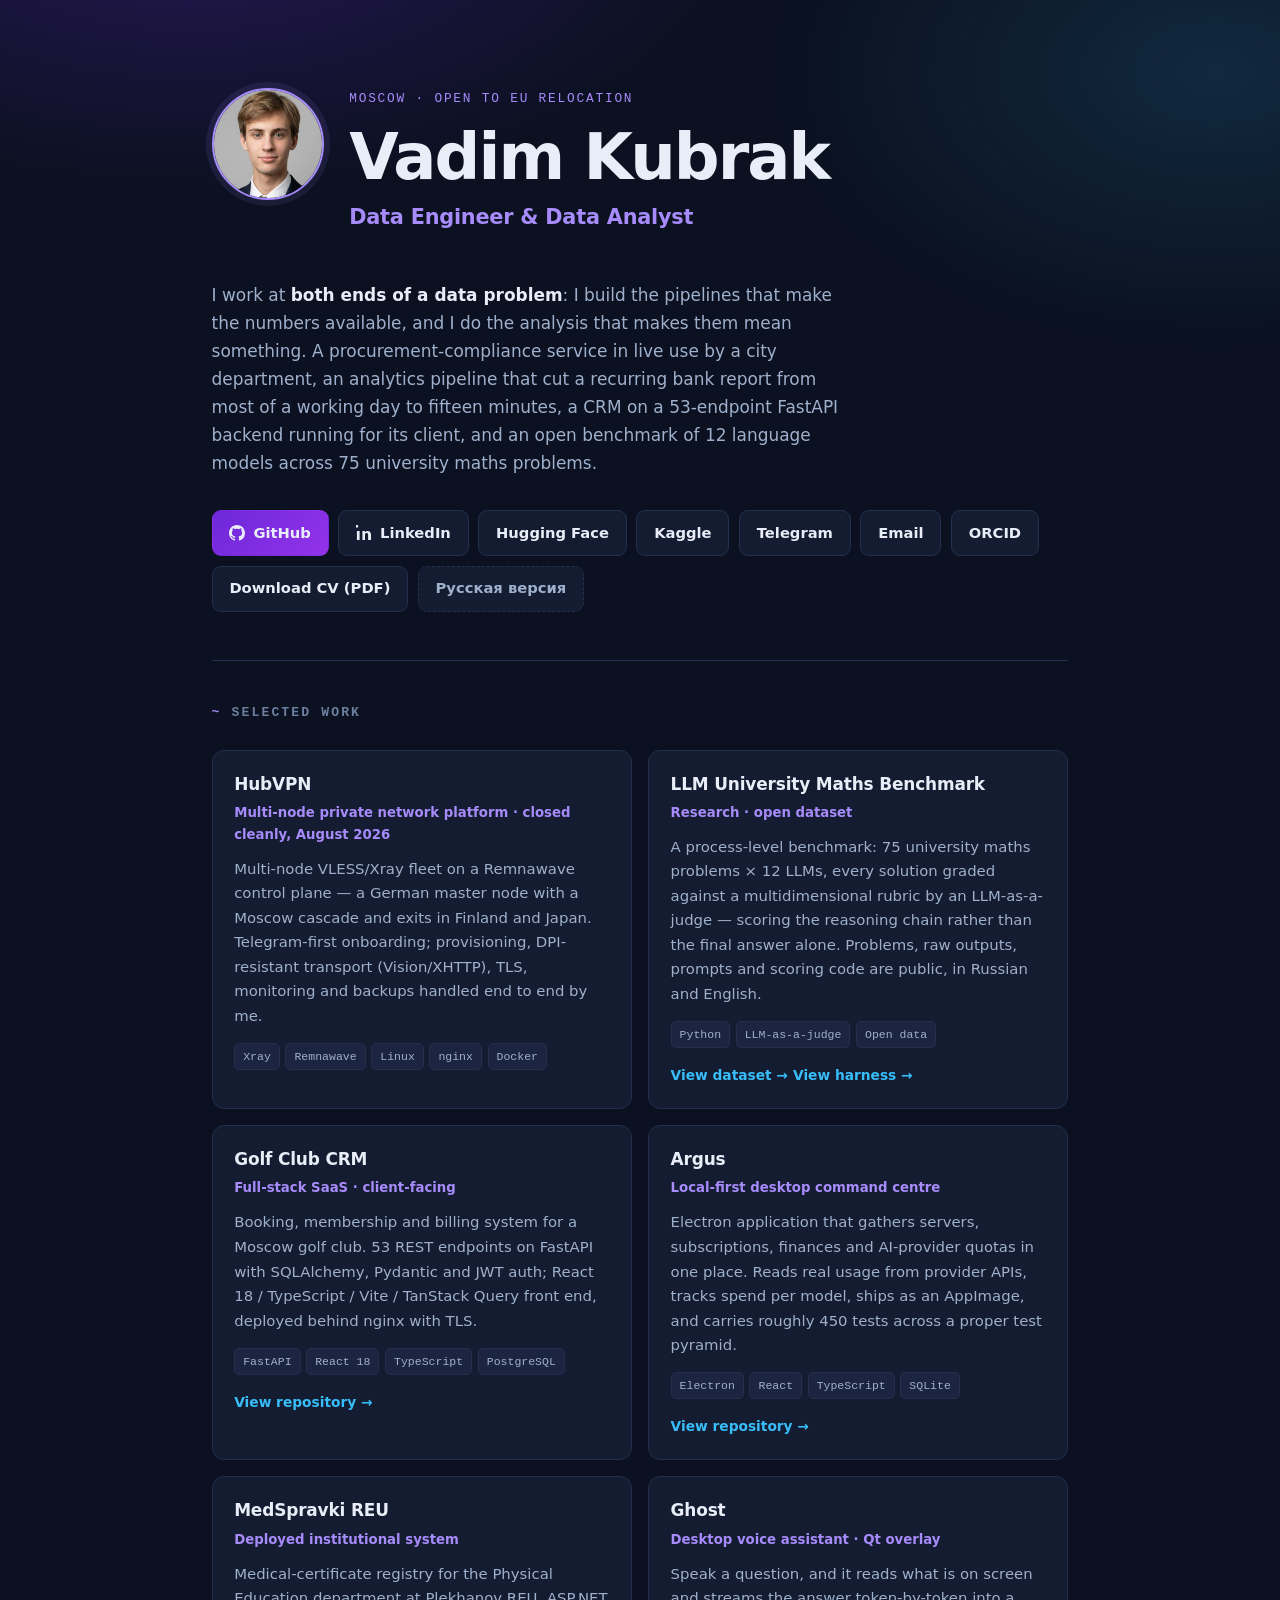
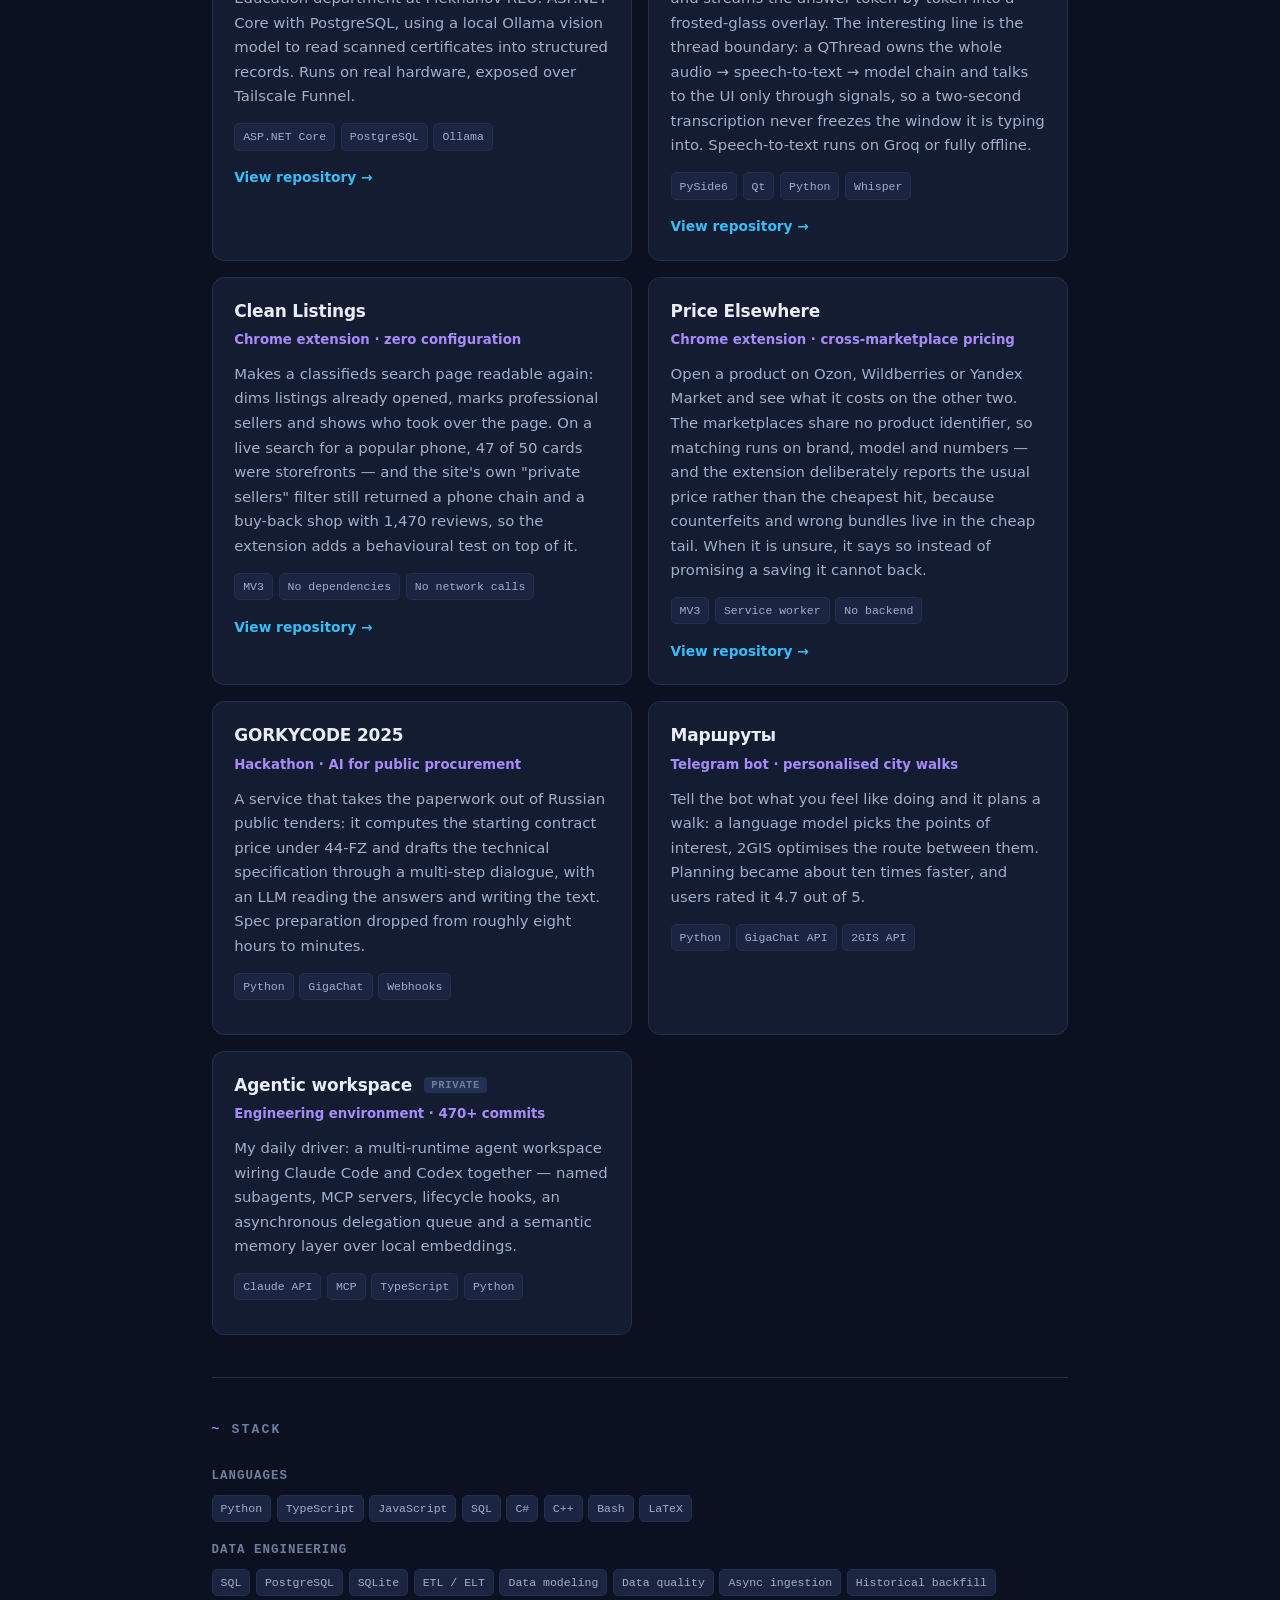
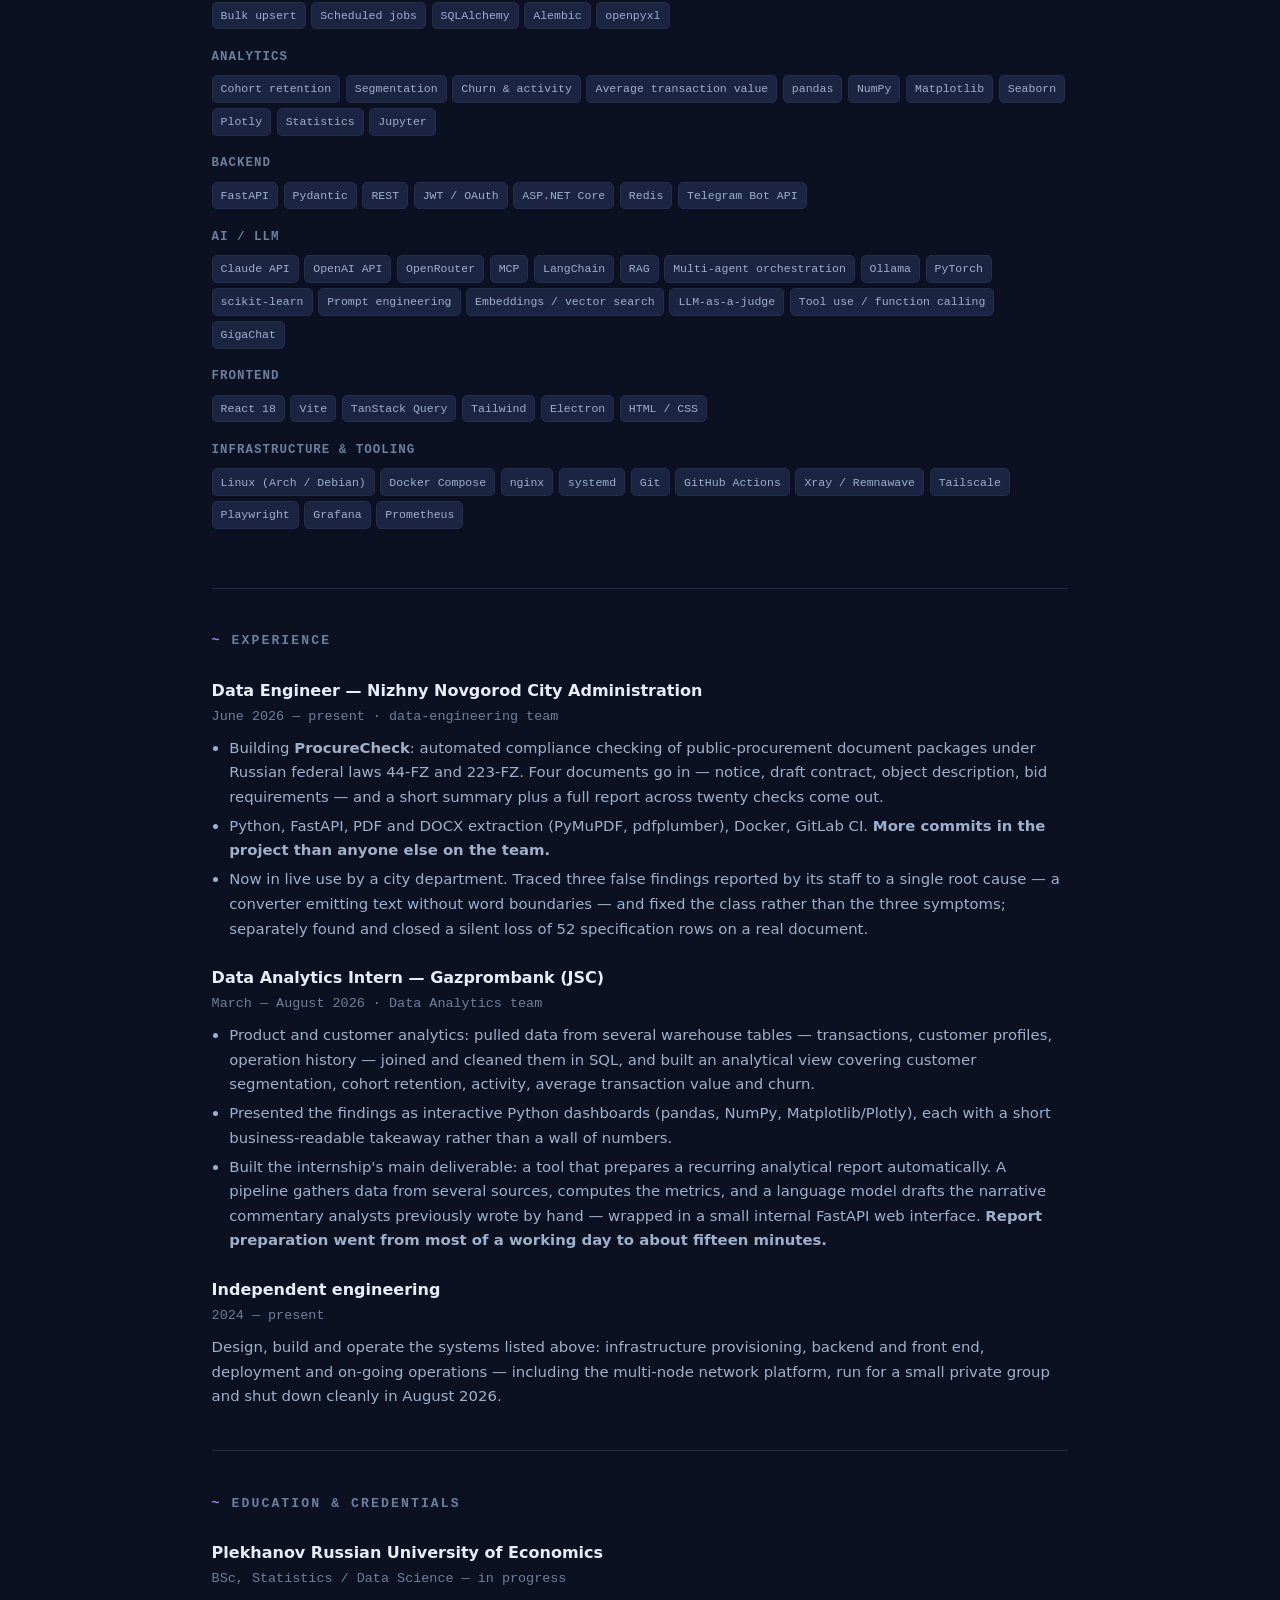
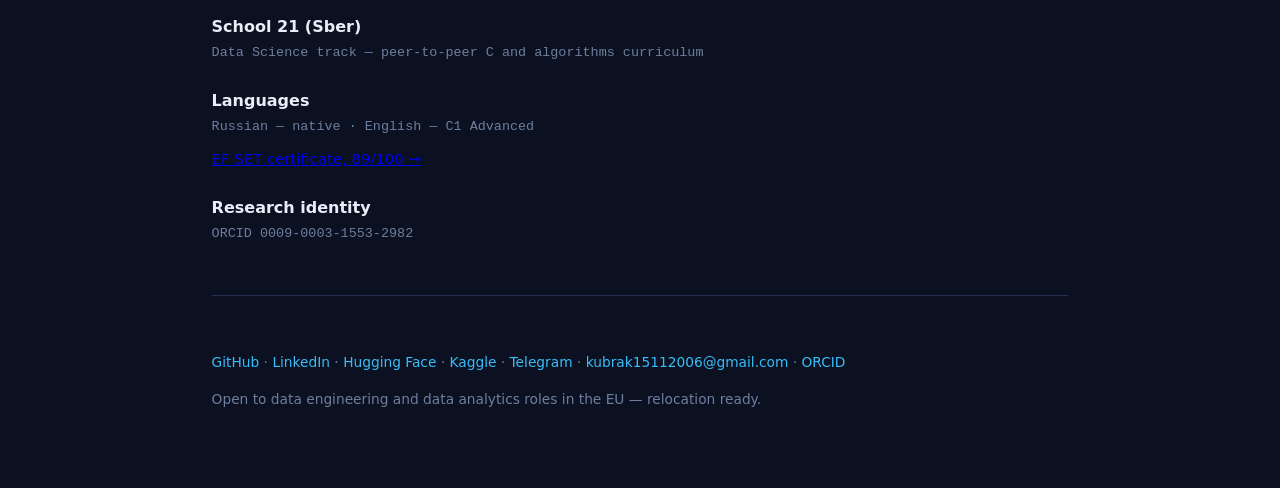
<file: index.html>
<!doctype html>
<html lang="en">
<head>
<meta charset="utf-8" />
<meta name="viewport" content="width=device-width, initial-scale=1" />
<title>Vadim Kubrak — Data Engineer &amp; Data Analyst</title>
<meta name="description" content="Data Engineer &amp; Data Analyst. Python, SQL, PostgreSQL, ETL/ELT and relational modeling; cohort and retention analytics; FastAPI, Docker and Linux in production. Open to roles in the EU." />
<link rel="canonical" href="https://archangel-gabri.github.io/" />
<link rel="alternate" hreflang="en" href="https://archangel-gabri.github.io/" />
<link rel="alternate" hreflang="ru" href="https://archangel-gabri.github.io/ru/" />
<link rel="alternate" hreflang="x-default" href="https://archangel-gabri.github.io/" />

<meta property="og:type" content="profile" />
<meta property="og:title" content="Vadim Kubrak — Data Engineer &amp; Data Analyst" />
<meta property="og:description" content="I build the pipelines that make the numbers available, and do the analysis that makes them mean something. Python · SQL · PostgreSQL · FastAPI · Docker · Linux." />
<meta property="og:url" content="https://archangel-gabri.github.io/" />
<meta property="og:image" content="https://archangel-gabri.github.io/assets/og.jpg" />
<meta property="og:image:width" content="1200" />
<meta property="og:image:height" content="630" />
<meta property="profile:first_name" content="Vadim" />
<meta property="profile:last_name" content="Kubrak" />
<meta name="twitter:card" content="summary_large_image" />
<meta name="twitter:title" content="Vadim Kubrak — Data Engineer &amp; Data Analyst" />
<meta name="twitter:description" content="Pipelines that make the numbers available, analysis that makes them mean something. Python · SQL · PostgreSQL · FastAPI." />
<meta name="twitter:image" content="https://archangel-gabri.github.io/assets/og.jpg" />

<link rel="icon" type="image/png" href="assets/favicon.png" />
<link rel="apple-touch-icon" href="assets/avatar.jpg" />

<script type="application/ld+json">
{
  "@context": "https://schema.org",
  "@type": "Person",
  "name": "Vadim Kubrak",
  "alternateName": "Кубрак Вадим Андреевич",
  "jobTitle": "Data Engineer & Data Analyst",
  "email": "mailto:kubrak15112006@gmail.com",
  "url": "https://archangel-gabri.github.io/",
  "image": "https://archangel-gabri.github.io/assets/avatar.jpg",
  "identifier": "https://orcid.org/0009-0003-1553-2982",
  "address": { "@type": "PostalAddress", "addressLocality": "Moscow", "addressCountry": "RU" },
  "seeks": {
    "@type": "Demand",
    "name": "Data engineering and data analytics roles in the EU — relocation ready"
  },
  "hasCredential": [
    {
      "@type": "EducationalOccupationalCredential",
      "name": "EF SET English Certificate (89/100)",
      "url": "https://cert.efset.org/AUNUCR",
      "credentialCategory": "certificate"
    }
  ],
  "alumniOf": [
    { "@type": "CollegeOrUniversity", "name": "Plekhanov Russian University of Economics" },
    { "@type": "EducationalOrganization", "name": "School 21 (Sber)" }
  ],
  "knowsLanguage": ["ru", "en"],
  "knowsAbout": ["Data Engineering", "Data Analysis", "SQL", "PostgreSQL", "ETL", "Data Modeling",
                 "pandas", "Python", "FastAPI", "Docker", "Linux", "CI/CD",
                 "Large Language Models", "Retrieval-Augmented Generation", "Model Context Protocol"],
  "sameAs": [
    "https://github.com/Archangel-gabri",
    "https://www.linkedin.com/in/vadimkubrak/",
    "https://huggingface.co/vadimkubrak",
    "https://www.kaggle.com/vadimkubrak",
    "https://orcid.org/0009-0003-1553-2982",
    "https://t.me/Castiel68"
  ]
}
</script>

<style>
  :root{
    --bg:#0B1120; --bg-soft:#111a2e; --panel:#131c30; --line:#22304d;
    --ink:#E8EDF7; --ink-dim:#9FB0CC; --ink-faint:#6D7F9E;
    --accent:#A78BFA; --accent-2:#6D28D9; --accent-3:#38BDF8;
    --mono:ui-monospace,"JetBrains Mono","SF Mono",Menlo,Consolas,monospace;
    --sans:"Inter",system-ui,-apple-system,"Segoe UI",Roboto,sans-serif;
    --maxw:900px;
  }
  *{box-sizing:border-box}
  html{scroll-behavior:smooth}
  body{
    margin:0; background:var(--bg); color:var(--ink);
    font-family:var(--sans); line-height:1.65; -webkit-font-smoothing:antialiased;
  }
  body::before{
    content:""; position:fixed; inset:0; pointer-events:none; z-index:0;
    background:
      radial-gradient(60rem 30rem at 15% -10%, rgba(109,40,217,.28), transparent 60%),
      radial-gradient(45rem 28rem at 95% 8%, rgba(56,189,248,.14), transparent 62%);
  }
  .wrap{position:relative; z-index:1; max-width:var(--maxw); margin:0 auto; padding:0 1.35rem}

  /* ── header ─────────────────────────────────────────── */
  header{padding:5.5rem 0 3rem}
  .idcard{display:flex; gap:1.6rem; align-items:flex-start; margin-bottom:1.4rem}
  .idcard img{
    width:112px; height:112px; border-radius:50%; object-fit:cover; flex:none;
    border:2px solid var(--accent); box-shadow:0 0 0 6px rgba(167,139,250,.10);
  }
  @media (max-width:520px){
    .idcard{flex-direction:column; gap:1rem}
    .idcard img{width:88px; height:88px}
  }
  .eyebrow{
    font-family:var(--mono); font-size:.8rem; letter-spacing:.14em; text-transform:uppercase;
    color:var(--accent); margin:0 0 1rem;
  }
  h1{
    margin:0 0 .55rem; font-size:clamp(2.4rem,7vw,4rem); line-height:1.03;
    letter-spacing:-.03em; font-weight:800;
  }
  .role{
    margin:0 0 1.6rem; font-size:clamp(1.05rem,2.6vw,1.3rem); color:var(--accent);
    font-weight:600; letter-spacing:-.01em;
  }
  .lede{max-width:60ch; color:var(--ink-dim); font-size:1.06rem; margin:0 0 2rem}
  .lede strong{color:var(--ink); font-weight:600}

  .links{display:flex; flex-wrap:wrap; gap:.6rem}
  .btn{
    display:inline-flex; align-items:center; gap:.5rem; text-decoration:none;
    padding:.62rem 1.05rem; border-radius:9px; font-size:.92rem; font-weight:600;
    border:1px solid var(--line); color:var(--ink); background:var(--panel);
    transition:border-color .18s, transform .18s, background .18s;
  }
  .btn:hover{border-color:var(--accent); transform:translateY(-2px); background:#182444}
  .btn.lang{border-style:dashed; color:var(--ink-dim)}
  .btn.primary{background:linear-gradient(135deg,var(--accent-2),#9333EA); border-color:transparent}
  .btn.primary:hover{background:linear-gradient(135deg,#7c3aed,#a855f7)}
  .btn svg{width:16px;height:16px;fill:currentColor;flex:none}

  /* ── sections ───────────────────────────────────────── */
  section{padding:2.6rem 0; border-top:1px solid var(--line)}
  h2{
    font-family:var(--mono); font-size:.82rem; letter-spacing:.16em; text-transform:uppercase;
    color:var(--ink-faint); margin:0 0 1.6rem; font-weight:600;
  }
  h2::before{content:"~ "; color:var(--accent)}

  .grid{display:grid; grid-template-columns:repeat(auto-fit,minmax(280px,1fr)); gap:1rem}
  .card{
    background:var(--panel); border:1px solid var(--line); border-radius:12px; padding:1.25rem 1.35rem;
    transition:border-color .18s, transform .18s;
  }
  .card:hover{border-color:#33456b; transform:translateY(-2px)}
  .card h3{margin:0 0 .2rem; font-size:1.06rem; letter-spacing:-.01em}
  .card .meta{margin:0 0 .7rem; font-size:.83rem; color:var(--accent); font-weight:600}
  .card p{margin:0 0 .9rem; font-size:.93rem; color:var(--ink-dim)}
  .card a.more{font-size:.86rem; color:var(--accent-3); text-decoration:none; font-weight:600}
  .card a.more:hover{text-decoration:underline}

  .tags{display:flex; flex-wrap:wrap; gap:.35rem; margin-bottom:.85rem}
  .tag{
    font-family:var(--mono); font-size:.72rem; padding:.2rem .5rem; border-radius:5px;
    background:#1b2440; color:var(--ink-dim); border:1px solid var(--line);
  }
  .pill{
    font-family:var(--mono); font-size:.66rem; letter-spacing:.06em; text-transform:uppercase;
    padding:.15rem .45rem; border-radius:4px; background:#243050; color:var(--ink-faint);
    vertical-align:middle; margin-left:.4rem; font-weight:600;
  }

  /* stack */
  .stack-row{margin-bottom:1.1rem}
  .stack-row h4{
    margin:0 0 .5rem; font-size:.78rem; font-family:var(--mono); color:var(--ink-faint);
    letter-spacing:.08em; text-transform:uppercase; font-weight:600;
  }

  /* experience / education */
  .entry{margin-bottom:1.5rem}
  .entry:last-child{margin-bottom:0}
  .entry h3{margin:0 0 .1rem; font-size:1rem}
  .entry .meta{margin:0 0 .5rem; font-size:.84rem; color:var(--ink-faint); font-family:var(--mono)}
  .entry p{margin:0; font-size:.93rem; color:var(--ink-dim)}
  .entry ul{margin:.5rem 0 0; padding-left:1.1rem; color:var(--ink-dim); font-size:.93rem}
  .entry li{margin-bottom:.28rem}

  footer{
    padding:2.6rem 0 4rem; border-top:1px solid var(--line);
    color:var(--ink-faint); font-size:.86rem;
  }
  footer a{color:var(--accent-3); text-decoration:none}
  footer a:hover{text-decoration:underline}

  @media (prefers-reduced-motion:reduce){
    *{transition:none !important; scroll-behavior:auto !important}
  }
</style>
</head>
<body>
<div class="wrap">

<header>
  <div class="idcard">
    <img src="assets/avatar.jpg" width="112" height="112"
         alt="Vadim Kubrak" fetchpriority="high" />
    <div>
      <p class="eyebrow">Moscow · open to EU relocation</p>
      <h1>Vadim Kubrak</h1>
      <p class="role">Data Engineer &amp; Data Analyst</p>
    </div>
  </div>
  <p class="lede">
    I work at <strong>both ends of a data problem</strong>: I build the pipelines that make the numbers
    available, and I do the analysis that makes them mean something. A procurement-compliance service in
    live use by a city department, an analytics pipeline that cut a recurring bank report from most of a
    working day to fifteen minutes, a CRM on a 53-endpoint FastAPI backend running for its client, and an
    open benchmark of 12 language models across 75 university maths problems.
  </p>
  <div class="links">
    <a class="btn primary" href="https://github.com/Archangel-gabri">
      <svg viewBox="0 0 16 16"><path d="M8 0C3.58 0 0 3.58 0 8c0 3.54 2.29 6.53 5.47 7.59.4.07.55-.17.55-.38 0-.19-.01-.82-.01-1.49-2.01.37-2.53-.49-2.69-.94-.09-.23-.48-.94-.82-1.13-.28-.15-.68-.52-.01-.53.63-.01 1.08.58 1.23.82.72 1.21 1.87.87 2.33.66.07-.52.28-.87.51-1.07-1.78-.2-3.64-.89-3.64-3.95 0-.87.31-1.59.82-2.15-.08-.2-.36-1.02.08-2.12 0 0 .67-.21 2.2.82.64-.18 1.32-.27 2-.27s1.36.09 2 .27c1.53-1.04 2.2-.82 2.2-.82.44 1.1.16 1.92.08 2.12.51.56.82 1.27.82 2.15 0 3.07-1.87 3.75-3.65 3.95.29.25.54.73.54 1.48 0 1.07-.01 1.93-.01 2.2 0 .21.15.46.55.38A8.01 8.01 0 0016 8c0-4.42-3.58-8-8-8z"/></svg>
      GitHub
    </a>
    <a class="btn" href="https://www.linkedin.com/in/vadimkubrak/">
      <svg viewBox="0 0 16 16"><path d="M3.6 5.9H.9V15h2.7V5.9zM2.2 1A1.6 1.6 0 100 2.6 1.6 1.6 0 002.2 1zM15 9.9c0-2.6-1.4-3.9-3.3-3.9a2.9 2.9 0 00-2.6 1.4V5.9H6.4V15H9v-4.8c0-1.3.3-2.2 1.6-2.2s1.5.9 1.5 2.2V15H15V9.9z"/></svg>
      LinkedIn
    </a>
    <a class="btn" href="https://huggingface.co/vadimkubrak">Hugging Face</a>
    <a class="btn" href="https://www.kaggle.com/vadimkubrak">Kaggle</a>
    <a class="btn" href="https://t.me/Castiel68">Telegram</a>
    <a class="btn" href="mailto:kubrak15112006@gmail.com">Email</a>
    <a class="btn" href="https://orcid.org/0009-0003-1553-2982">ORCID</a>
    <a class="btn" href="Vadim-Kubrak-CV.pdf" download>Download CV (PDF)</a>
    <a class="btn lang" href="ru/" hreflang="ru" lang="ru">Русская версия</a>
  </div>
</header>

<section id="work">
  <h2>Selected work</h2>
  <div class="grid">

    <article class="card">
      <h3>HubVPN</h3>
      <p class="meta">Multi-node private network platform · closed cleanly, August 2026</p>
      <p>
        Multi-node VLESS/Xray fleet on a Remnawave control plane — a German master node with a Moscow
        cascade and exits in Finland and Japan. Telegram-first onboarding; provisioning, DPI-resistant
        transport (Vision/XHTTP), TLS, monitoring and backups handled end to end by me.
      </p>
      <div class="tags"><span class="tag">Xray</span><span class="tag">Remnawave</span><span class="tag">Linux</span><span class="tag">nginx</span><span class="tag">Docker</span></div>
    </article>

    <article class="card">
      <h3>LLM University Maths Benchmark</h3>
      <p class="meta">Research · open dataset</p>
      <p>
        A process-level benchmark: 75 university maths problems × 12 LLMs, every solution graded against
        a multidimensional rubric by an LLM-as-a-judge — scoring the reasoning chain rather than the final
        answer alone. Problems, raw outputs, prompts and scoring code are public, in Russian and English.
      </p>
      <div class="tags"><span class="tag">Python</span><span class="tag">LLM-as-a-judge</span><span class="tag">Open data</span></div>
      <a class="more" href="https://github.com/Archangel-gabri/llm-university-math-benchmark">View dataset →</a>
      <a class="more" href="https://github.com/Archangel-gabri/llm-math-benchmark-harness">View harness →</a>
    </article>

    <article class="card">
      <h3>Golf Club CRM</h3>
      <p class="meta">Full-stack SaaS · client-facing</p>
      <p>
        Booking, membership and billing system for a Moscow golf club. 53 REST endpoints on FastAPI with
        SQLAlchemy, Pydantic and JWT auth; React 18 / TypeScript / Vite / TanStack Query front end,
        deployed behind nginx with TLS.
      </p>
      <div class="tags"><span class="tag">FastAPI</span><span class="tag">React 18</span><span class="tag">TypeScript</span><span class="tag">PostgreSQL</span></div>
      <a class="more" href="https://github.com/Archangel-gabri/golf-crm">View repository →</a>
    </article>

    <article class="card">
      <h3>Argus</h3>
      <p class="meta">Local-first desktop command centre</p>
      <p>
        Electron application that gathers servers, subscriptions, finances and AI-provider quotas in one
        place. Reads real usage from provider APIs, tracks spend per model, ships as an AppImage, and
        carries roughly 450 tests across a proper test pyramid.
      </p>
      <div class="tags"><span class="tag">Electron</span><span class="tag">React</span><span class="tag">TypeScript</span><span class="tag">SQLite</span></div>
      <a class="more" href="https://github.com/Archangel-gabri/argus">View repository →</a>
    </article>

    <article class="card">
      <h3>MedSpravki REU</h3>
      <p class="meta">Deployed institutional system</p>
      <p>
        Medical-certificate registry for the Physical Education department at Plekhanov REU. ASP.NET Core
        with PostgreSQL, using a local Ollama vision model to read scanned certificates into structured
        records. Runs on real hardware, exposed over Tailscale Funnel.
      </p>
      <div class="tags"><span class="tag">ASP.NET Core</span><span class="tag">PostgreSQL</span><span class="tag">Ollama</span></div>
      <a class="more" href="https://github.com/Archangel-gabri/medspravki-reu">View repository →</a>
    </article>

    <article class="card">
      <h3>Ghost</h3>
      <p class="meta">Desktop voice assistant · Qt overlay</p>
      <p>
        Speak a question, and it reads what is on screen and streams the answer token-by-token into a
        frosted-glass overlay. The interesting line is the thread boundary: a QThread owns the whole
        audio → speech-to-text → model chain and talks to the UI only through signals, so a
        two-second transcription never freezes the window it is typing into. Speech-to-text runs on
        Groq or fully offline.
      </p>
      <div class="tags"><span class="tag">PySide6</span><span class="tag">Qt</span><span class="tag">Python</span><span class="tag">Whisper</span></div>
      <a class="more" href="https://github.com/Archangel-gabri/ghost-assistant">View repository →</a>
    </article>

    <article class="card">
      <h3>Clean Listings</h3>
      <p class="meta">Chrome extension · zero configuration</p>
      <p>
        Makes a classifieds search page readable again: dims listings already opened, marks professional
        sellers and shows who took over the page. On a live search for a popular phone, 47 of 50 cards
        were storefronts — and the site's own "private sellers" filter still returned a phone chain and a
        buy-back shop with 1,470 reviews, so the extension adds a behavioural test on top of it.
      </p>
      <div class="tags"><span class="tag">MV3</span><span class="tag">No dependencies</span><span class="tag">No network calls</span></div>
      <a class="more" href="https://github.com/Archangel-gabri/clean-listings">View repository →</a>
    </article>

    <article class="card">
      <h3>Price Elsewhere</h3>
      <p class="meta">Chrome extension · cross-marketplace pricing</p>
      <p>
        Open a product on Ozon, Wildberries or Yandex Market and see what it costs on the other two.
        The marketplaces share no product identifier, so matching runs on brand, model and numbers — and
        the extension deliberately reports the usual price rather than the cheapest hit, because
        counterfeits and wrong bundles live in the cheap tail. When it is unsure, it says so instead of
        promising a saving it cannot back.
      </p>
      <div class="tags"><span class="tag">MV3</span><span class="tag">Service worker</span><span class="tag">No backend</span></div>
      <a class="more" href="https://github.com/Archangel-gabri/price-elsewhere">View repository →</a>
    </article>

    <article class="card">
      <h3>GORKYCODE 2025</h3>
      <p class="meta">Hackathon · AI for public procurement</p>
      <p>
        A service that takes the paperwork out of Russian public tenders: it computes the starting
        contract price under 44-FZ and drafts the technical specification through a multi-step dialogue,
        with an LLM reading the answers and writing the text. Spec preparation dropped from roughly
        eight hours to minutes.
      </p>
      <div class="tags"><span class="tag">Python</span><span class="tag">GigaChat</span><span class="tag">Webhooks</span></div>
    </article>

    <article class="card">
      <h3>Маршруты</h3>
      <p class="meta">Telegram bot · personalised city walks</p>
      <p>
        Tell the bot what you feel like doing and it plans a walk: a language model picks the points of
        interest, 2GIS optimises the route between them. Planning became about ten times faster, and
        users rated it 4.7 out of 5.
      </p>
      <div class="tags"><span class="tag">Python</span><span class="tag">GigaChat API</span><span class="tag">2GIS API</span></div>
    </article>

    <article class="card">
      <h3>Agentic workspace <span class="pill">private</span></h3>
      <p class="meta">Engineering environment · 470+ commits</p>
      <p>
        My daily driver: a multi-runtime agent workspace wiring Claude Code and Codex together — named
        subagents, MCP servers, lifecycle hooks, an asynchronous delegation queue and a semantic memory
        layer over local embeddings.
      </p>
      <div class="tags"><span class="tag">Claude API</span><span class="tag">MCP</span><span class="tag">TypeScript</span><span class="tag">Python</span></div>
    </article>

  </div>
</section>

<section id="stack">
  <h2>Stack</h2>

  <div class="stack-row">
    <h4>Languages</h4>
    <div class="tags">
      <span class="tag">Python</span><span class="tag">TypeScript</span><span class="tag">JavaScript</span>
      <span class="tag">SQL</span><span class="tag">C#</span><span class="tag">C++</span>
      <span class="tag">Bash</span><span class="tag">LaTeX</span>
    </div>
  </div>

  <div class="stack-row">
    <h4>Data engineering</h4>
    <div class="tags">
      <span class="tag">SQL</span><span class="tag">PostgreSQL</span><span class="tag">SQLite</span>
      <span class="tag">ETL / ELT</span><span class="tag">Data modeling</span><span class="tag">Data quality</span>
      <span class="tag">Async ingestion</span><span class="tag">Historical backfill</span><span class="tag">Bulk upsert</span>
      <span class="tag">Scheduled jobs</span><span class="tag">SQLAlchemy</span><span class="tag">Alembic</span>
      <span class="tag">openpyxl</span>
    </div>
  </div>

  <div class="stack-row">
    <h4>Analytics</h4>
    <div class="tags">
      <span class="tag">Cohort retention</span><span class="tag">Segmentation</span><span class="tag">Churn &amp; activity</span>
      <span class="tag">Average transaction value</span><span class="tag">pandas</span><span class="tag">NumPy</span>
      <span class="tag">Matplotlib</span><span class="tag">Seaborn</span><span class="tag">Plotly</span>
      <span class="tag">Statistics</span><span class="tag">Jupyter</span>
    </div>
  </div>

  <div class="stack-row">
    <h4>Backend</h4>
    <div class="tags">
      <span class="tag">FastAPI</span><span class="tag">Pydantic</span><span class="tag">REST</span>
      <span class="tag">JWT / OAuth</span><span class="tag">ASP.NET Core</span><span class="tag">Redis</span>
      <span class="tag">Telegram Bot API</span>
    </div>
  </div>

  <div class="stack-row">
    <h4>AI / LLM</h4>
    <div class="tags">
      <span class="tag">Claude API</span><span class="tag">OpenAI API</span><span class="tag">OpenRouter</span>
      <span class="tag">MCP</span><span class="tag">LangChain</span><span class="tag">RAG</span>
      <span class="tag">Multi-agent orchestration</span><span class="tag">Ollama</span>
      <span class="tag">PyTorch</span><span class="tag">scikit-learn</span><span class="tag">Prompt engineering</span>
      <span class="tag">Embeddings / vector search</span><span class="tag">LLM-as-a-judge</span>
      <span class="tag">Tool use / function calling</span><span class="tag">GigaChat</span>
    </div>
  </div>

  <div class="stack-row">
    <h4>Frontend</h4>
    <div class="tags">
      <span class="tag">React 18</span><span class="tag">Vite</span><span class="tag">TanStack Query</span>
      <span class="tag">Tailwind</span><span class="tag">Electron</span><span class="tag">HTML / CSS</span>
    </div>
  </div>

  <div class="stack-row">
    <h4>Infrastructure &amp; tooling</h4>
    <div class="tags">
      <span class="tag">Linux (Arch / Debian)</span><span class="tag">Docker Compose</span><span class="tag">nginx</span>
      <span class="tag">systemd</span><span class="tag">Git</span><span class="tag">GitHub Actions</span>
      <span class="tag">Xray / Remnawave</span><span class="tag">Tailscale</span><span class="tag">Playwright</span>
      <span class="tag">Grafana</span><span class="tag">Prometheus</span>
    </div>
  </div>
</section>

<section id="experience">
  <h2>Experience</h2>

  <div class="entry">
    <h3>Data Engineer — Nizhny Novgorod City Administration</h3>
    <p class="meta">June 2026 — present · data-engineering team</p>
    <ul>
      <li>Building <strong>ProcureCheck</strong>: automated compliance checking of public-procurement
          document packages under Russian federal laws 44-FZ and 223-FZ. Four documents go in — notice,
          draft contract, object description, bid requirements — and a short summary plus a full report
          across twenty checks come out.</li>
      <li>Python, FastAPI, PDF and DOCX extraction (PyMuPDF, pdfplumber), Docker, GitLab CI.
          <strong>More commits in the project than anyone else on the team.</strong></li>
      <li>Now in live use by a city department. Traced three false findings reported by its staff to a
          single root cause — a converter emitting text without word boundaries — and fixed the class
          rather than the three symptoms; separately found and closed a silent loss of 52 specification
          rows on a real document.</li>
    </ul>
  </div>

  <div class="entry">
    <h3>Data Analytics Intern — Gazprombank (JSC)</h3>
    <p class="meta">March — August 2026 · Data Analytics team</p>
    <ul>
      <li>Product and customer analytics: pulled data from several warehouse tables — transactions,
          customer profiles, operation history — joined and cleaned them in SQL, and built an analytical
          view covering customer segmentation, cohort retention, activity, average transaction value
          and churn.</li>
      <li>Presented the findings as interactive Python dashboards (pandas, NumPy, Matplotlib/Plotly),
          each with a short business-readable takeaway rather than a wall of numbers.</li>
      <li>Built the internship's main deliverable: a tool that prepares a recurring analytical report
          automatically. A pipeline gathers data from several sources, computes the metrics, and a
          language model drafts the narrative commentary analysts previously wrote by hand — wrapped in
          a small internal FastAPI web interface. <strong>Report preparation went from most of a working
          day to about fifteen minutes.</strong></li>
    </ul>
  </div>

  <div class="entry">
    <h3>Independent engineering</h3>
    <p class="meta">2024 — present</p>
    <p>
      Design, build and operate the systems listed above: infrastructure provisioning, backend and front
      end, deployment and on-going operations — including the multi-node network platform, run for a small
      private group and shut down cleanly in August 2026.
    </p>
  </div>
</section>

<section id="education">
  <h2>Education &amp; credentials</h2>

  <div class="entry">
    <h3>Plekhanov Russian University of Economics</h3>
    <p class="meta">BSc, Statistics / Data Science — in progress</p>
  </div>

  <div class="entry">
    <h3>School 21 (Sber)</h3>
    <p class="meta">Data Science track — peer-to-peer C and algorithms curriculum</p>
  </div>

  <div class="entry">
    <h3>Languages</h3>
    <p class="meta">Russian — native · English — C1 Advanced</p>
    <p><a class="more" href="https://cert.efset.org/AUNUCR">EF SET certificate, 89/100 →</a></p>
  </div>

  <div class="entry">
    <h3>Research identity</h3>
    <p class="meta">ORCID 0009-0003-1553-2982</p>
  </div>
</section>

<footer>
  <p>
    <a href="https://github.com/Archangel-gabri">GitHub</a> ·
    <a href="https://www.linkedin.com/in/vadimkubrak/">LinkedIn</a> ·
    <a href="https://huggingface.co/vadimkubrak">Hugging Face</a> ·
    <a href="https://www.kaggle.com/vadimkubrak">Kaggle</a> ·
    <a href="https://t.me/Castiel68">Telegram</a> ·
    <a href="mailto:kubrak15112006@gmail.com">kubrak15112006@gmail.com</a> ·
    <a href="https://orcid.org/0009-0003-1553-2982">ORCID</a>
  </p>
  <p>Open to data engineering and data analytics roles in the EU — relocation ready.</p>
</footer>

</div>
</body>
</html>
</file>
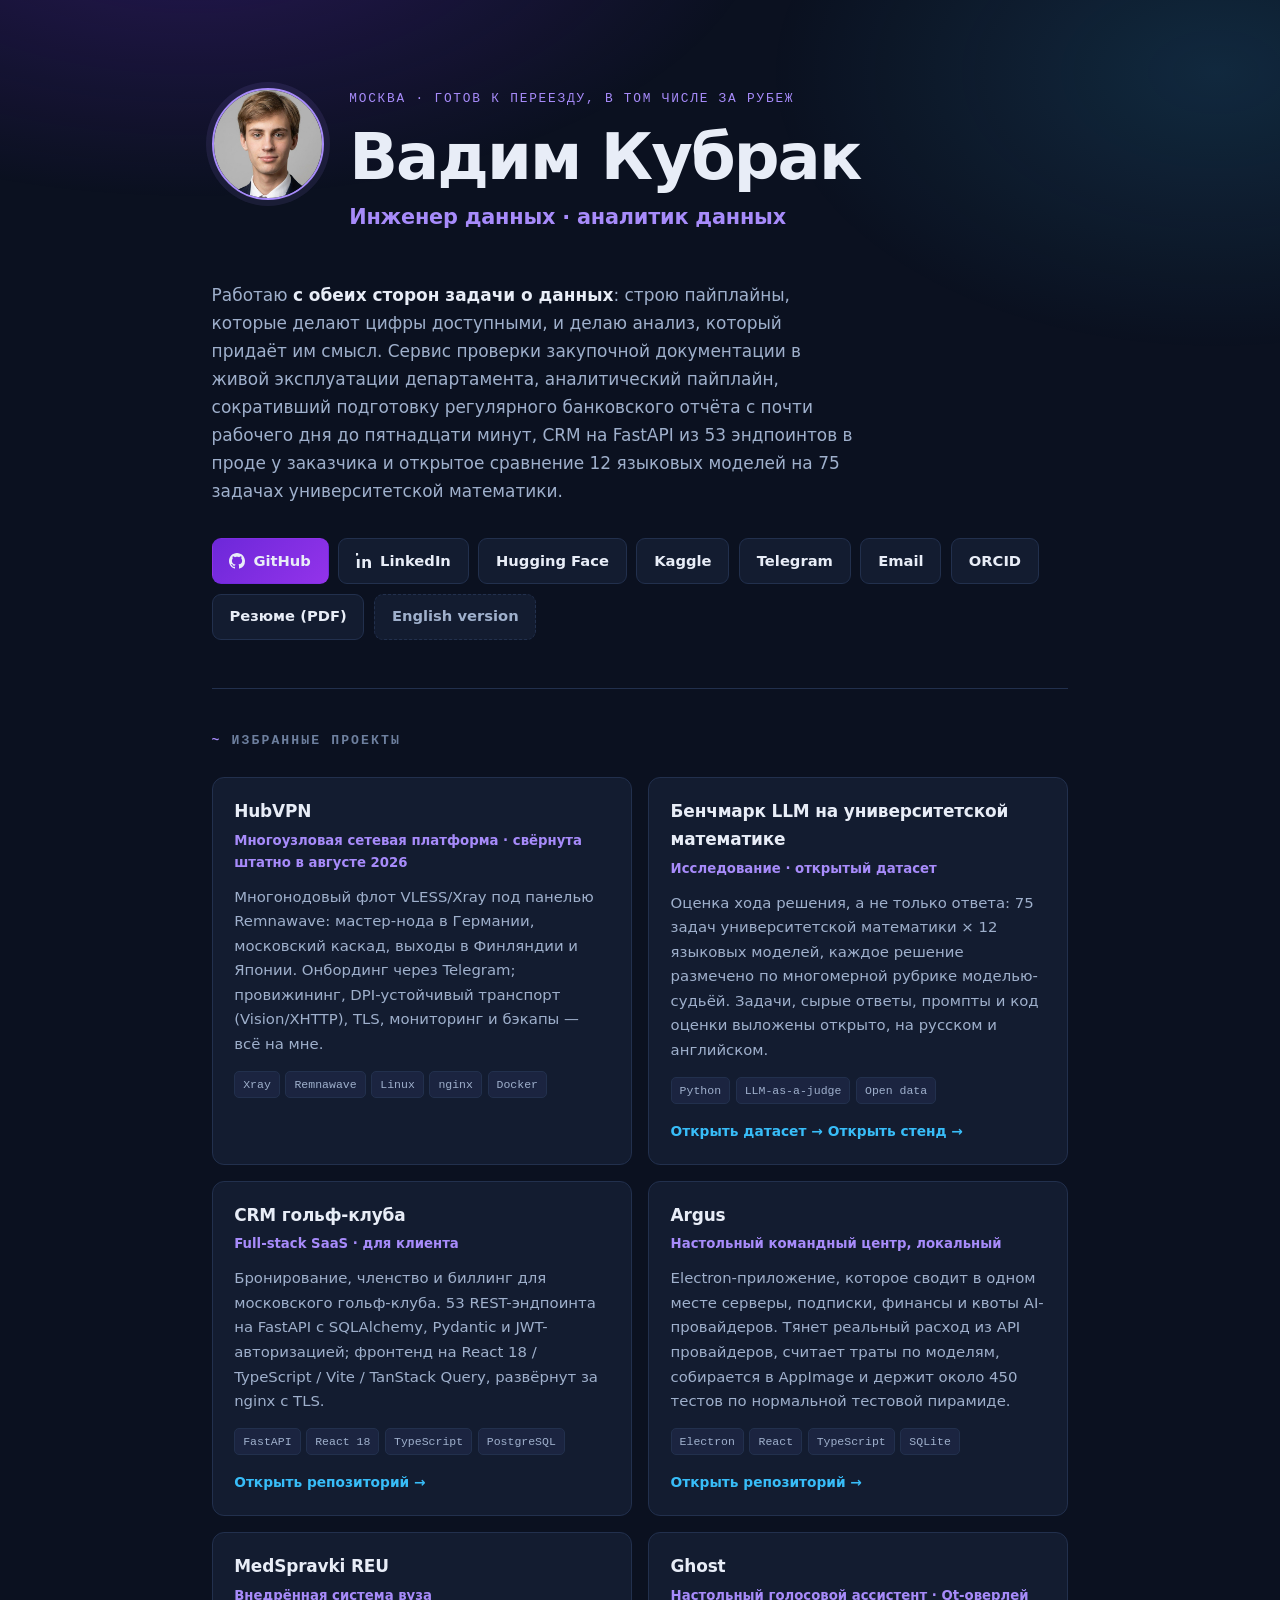
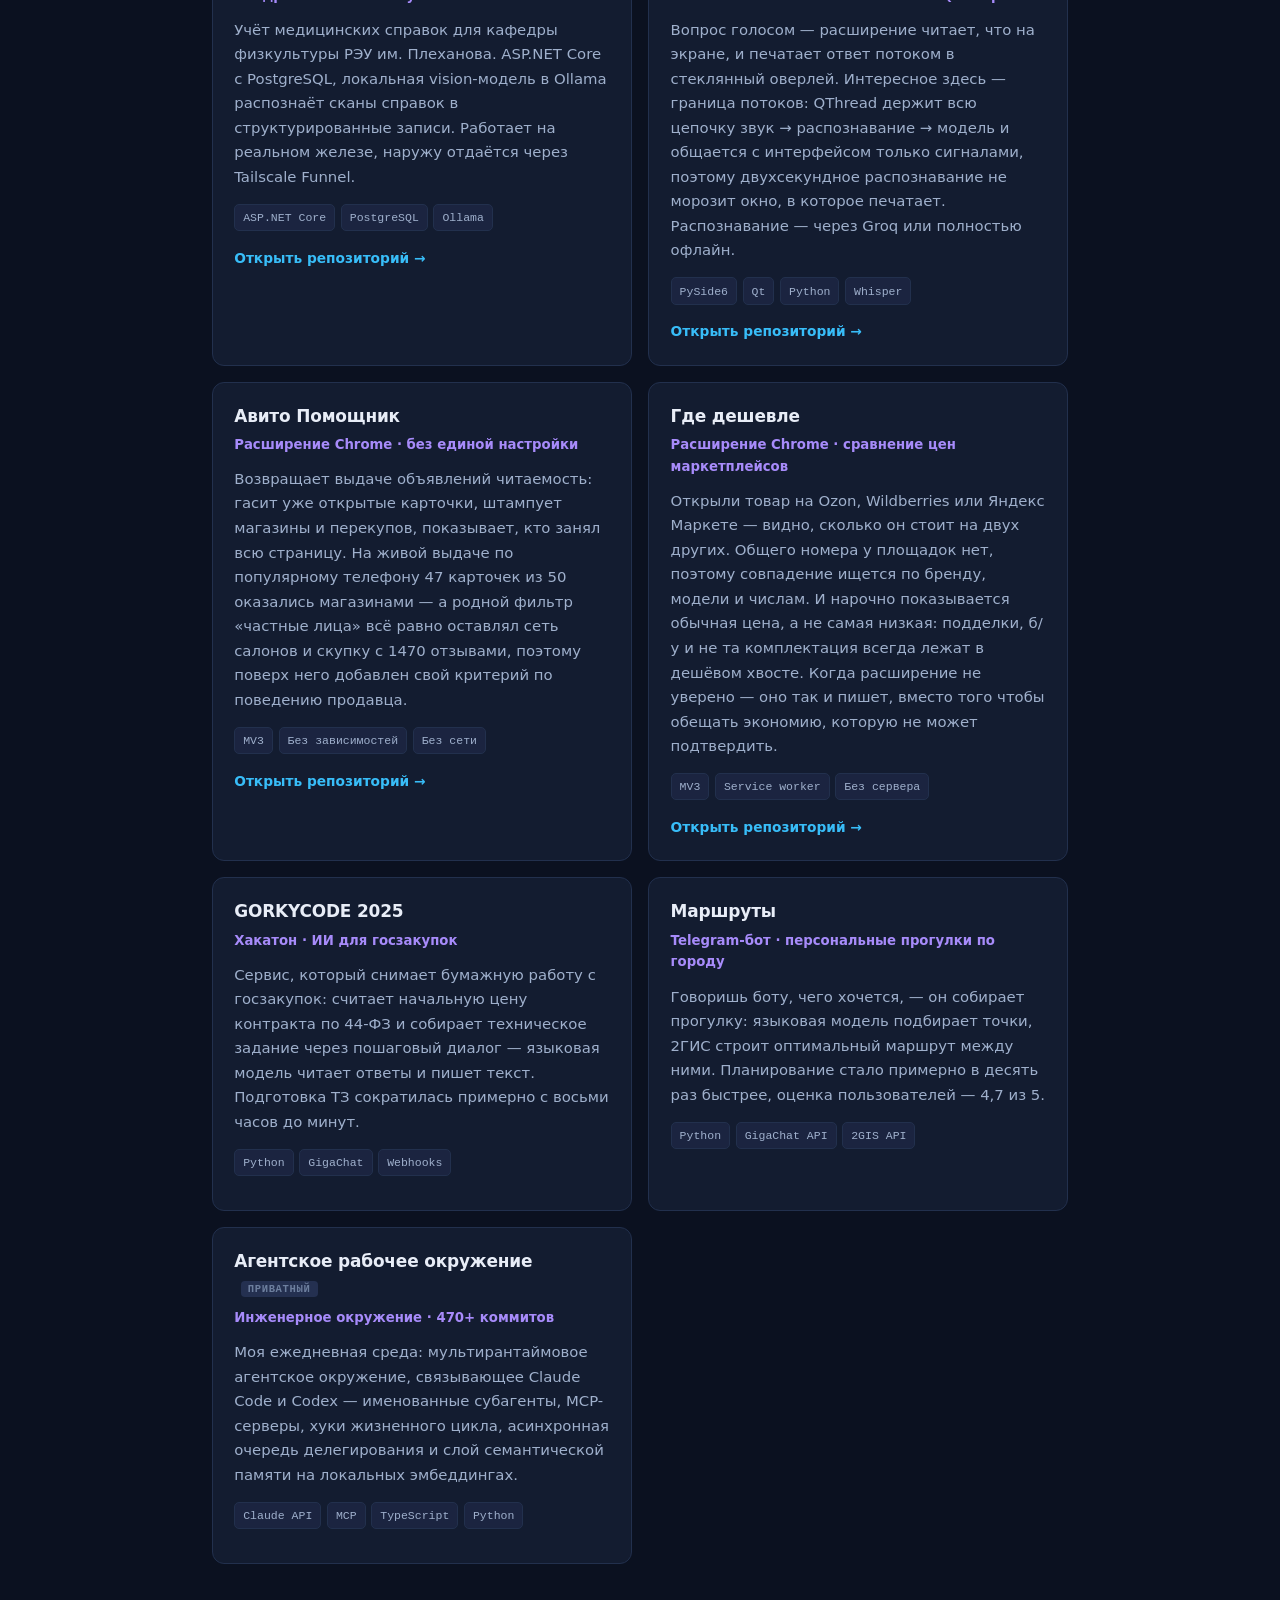
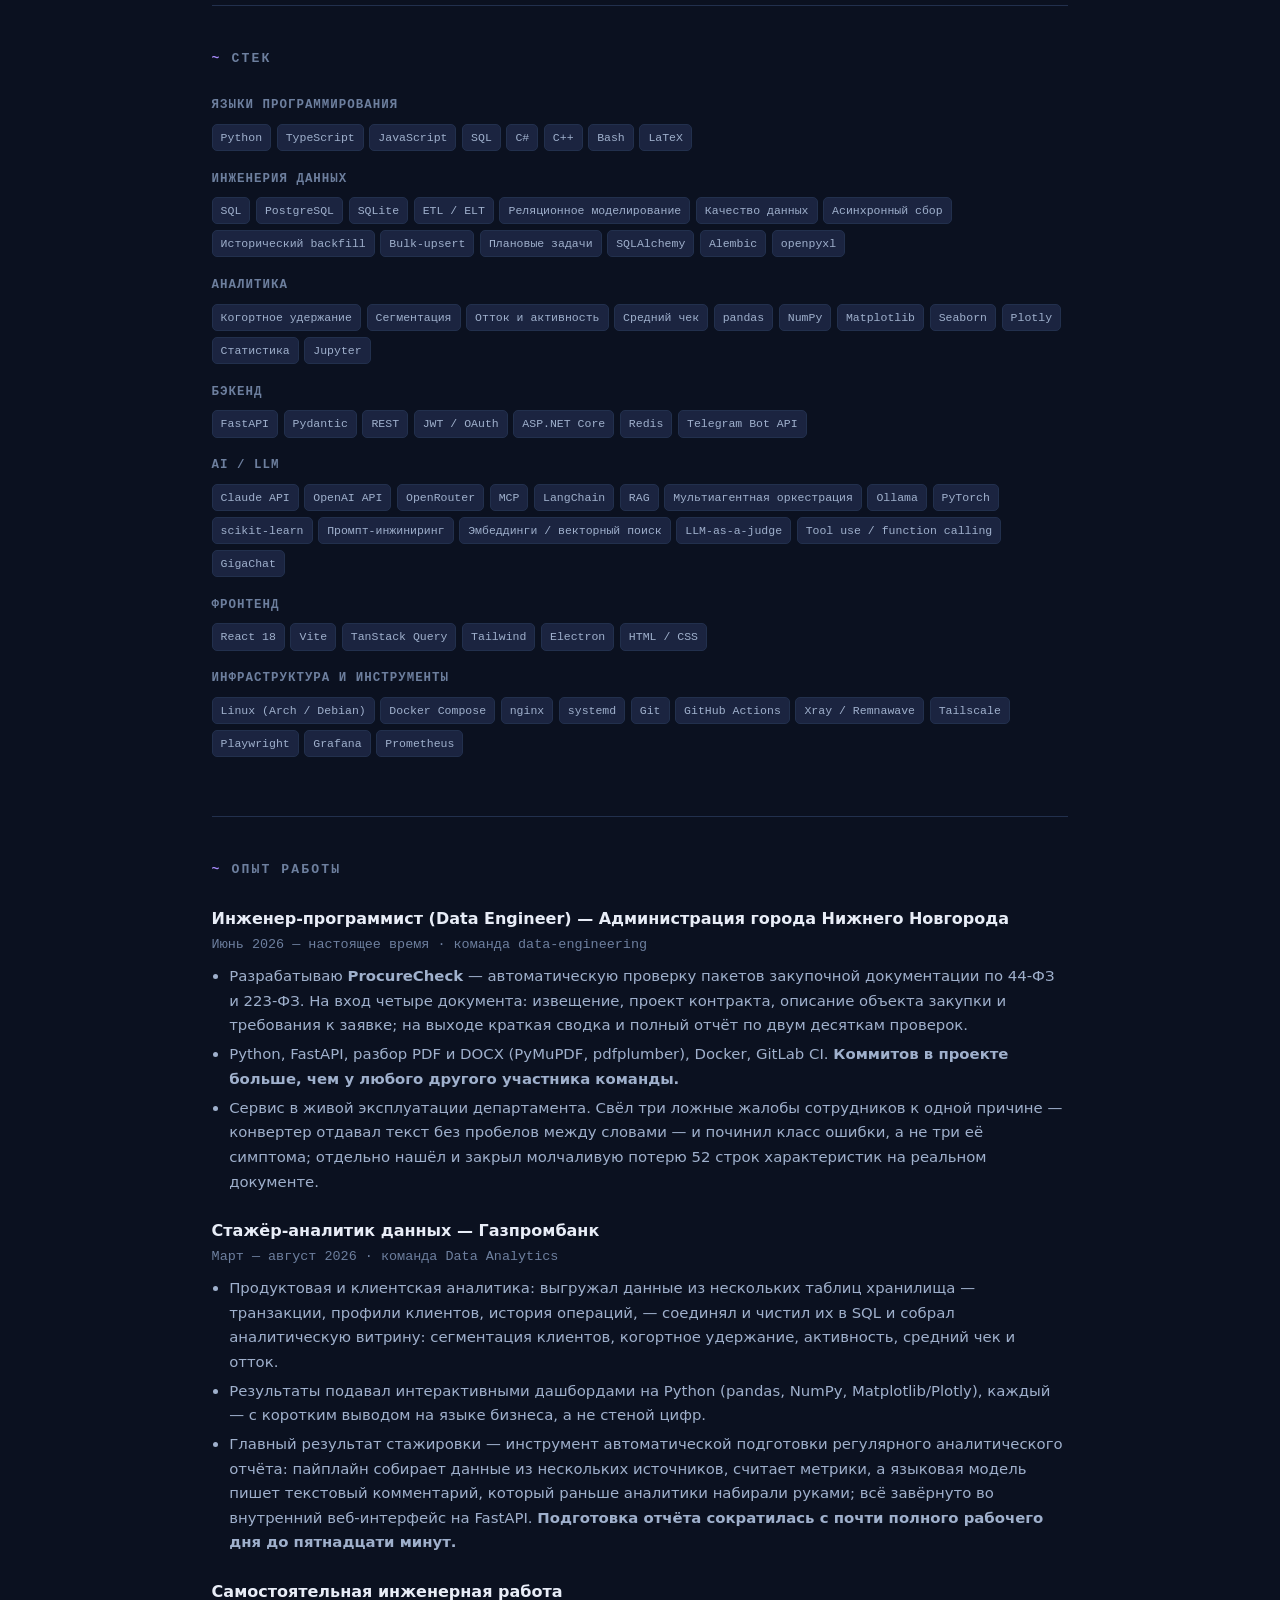
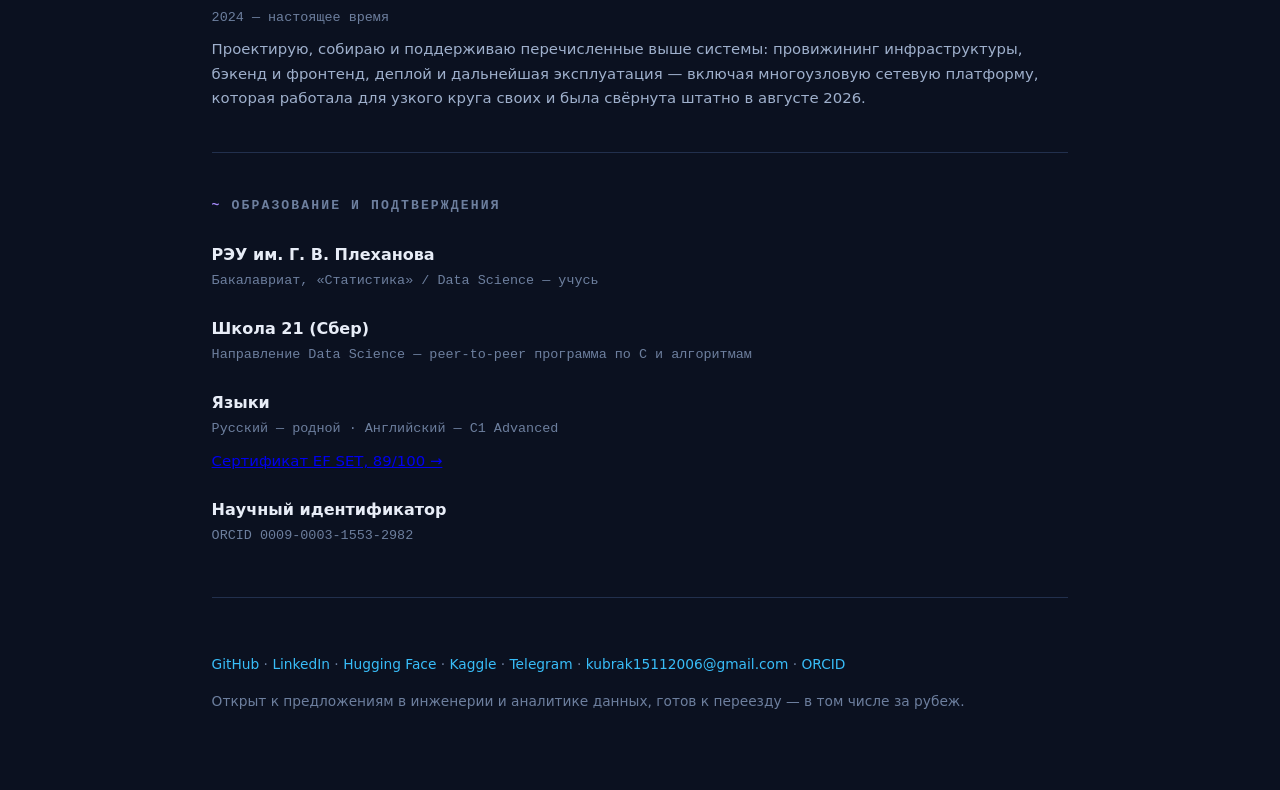
<file: ru/index.html>
<!doctype html>
<html lang="ru">
<head>
<meta charset="utf-8" />
<meta name="viewport" content="width=device-width, initial-scale=1" />
<title>Вадим Кубрак — инженер данных и аналитик данных</title>
<meta name="description" content="Data Engineer и Data Analyst. Python, SQL, PostgreSQL, ETL/ELT и реляционное моделирование; когортная аналитика и удержание; FastAPI, Docker и Linux в проде. Открыт к предложениям, готов к переезду." />
<link rel="canonical" href="https://archangel-gabri.github.io/ru/" />
<link rel="alternate" hreflang="en" href="https://archangel-gabri.github.io/" />
<link rel="alternate" hreflang="ru" href="https://archangel-gabri.github.io/ru/" />
<link rel="alternate" hreflang="x-default" href="https://archangel-gabri.github.io/" />

<meta property="og:type" content="profile" />
<meta property="og:title" content="Вадим Кубрак — инженер данных и аналитик данных" />
<meta property="og:description" content="Строю пайплайны, которые делают цифры доступными, и делаю анализ, который придаёт им смысл. Python · SQL · PostgreSQL · FastAPI · Docker · Linux." />
<meta property="og:url" content="https://archangel-gabri.github.io/ru/" />
<meta property="og:image" content="https://archangel-gabri.github.io/assets/og.jpg" />
<meta property="og:image:width" content="1200" />
<meta property="og:image:height" content="630" />
<meta property="profile:first_name" content="Vadim" />
<meta property="profile:last_name" content="Kubrak" />
<meta name="twitter:card" content="summary_large_image" />
<meta name="twitter:title" content="Вадим Кубрак — инженер данных и аналитик данных" />
<meta name="twitter:description" content="Пайплайны, которые делают цифры доступными, и анализ, который придаёт им смысл. Python · SQL · PostgreSQL · FastAPI." />
<meta name="twitter:image" content="https://archangel-gabri.github.io/assets/og.jpg" />

<link rel="icon" type="image/png" href="../assets/favicon.png" />
<link rel="apple-touch-icon" href="../assets/avatar.jpg" />

<script type="application/ld+json">
{
  "@context": "https://schema.org",
  "@type": "Person",
  "name": "Vadim Kubrak",
  "alternateName": "Кубрак Вадим Андреевич",
  "jobTitle": "Data Engineer & Data Analyst",
  "email": "mailto:kubrak15112006@gmail.com",
  "url": "https://archangel-gabri.github.io/",
  "image": "https://archangel-gabri.github.io/assets/avatar.jpg",
  "identifier": "https://orcid.org/0009-0003-1553-2982",
  "address": { "@type": "PostalAddress", "addressLocality": "Moscow", "addressCountry": "RU" },
  "seeks": {
    "@type": "Demand",
    "name": "Data engineering and data analytics roles in the EU — relocation ready"
  },
  "hasCredential": [
    {
      "@type": "EducationalOccupationalCredential",
      "name": "EF SET English Certificate (89/100)",
      "url": "https://cert.efset.org/AUNUCR",
      "credentialCategory": "certificate"
    }
  ],
  "alumniOf": [
    { "@type": "CollegeOrUniversity", "name": "Plekhanov Russian University of Economics" },
    { "@type": "EducationalOrganization", "name": "School 21 (Sber)" }
  ],
  "knowsLanguage": ["ru", "en"],
  "knowsAbout": ["Data Engineering", "Data Analysis", "SQL", "PostgreSQL", "ETL", "Data Modeling",
                 "pandas", "Python", "FastAPI", "Docker", "Linux", "CI/CD",
                 "Large Language Models", "Retrieval-Augmented Generation", "Model Context Protocol"],
  "sameAs": [
    "https://github.com/Archangel-gabri",
    "https://www.linkedin.com/in/vadimkubrak/",
    "https://huggingface.co/vadimkubrak",
    "https://www.kaggle.com/vadimkubrak",
    "https://orcid.org/0009-0003-1553-2982",
    "https://t.me/Castiel68"
  ]
}
</script>

<style>
  :root{
    --bg:#0B1120; --bg-soft:#111a2e; --panel:#131c30; --line:#22304d;
    --ink:#E8EDF7; --ink-dim:#9FB0CC; --ink-faint:#6D7F9E;
    --accent:#A78BFA; --accent-2:#6D28D9; --accent-3:#38BDF8;
    --mono:ui-monospace,"JetBrains Mono","SF Mono",Menlo,Consolas,monospace;
    --sans:"Inter",system-ui,-apple-system,"Segoe UI",Roboto,sans-serif;
    --maxw:900px;
  }
  *{box-sizing:border-box}
  html{scroll-behavior:smooth}
  body{
    margin:0; background:var(--bg); color:var(--ink);
    font-family:var(--sans); line-height:1.65; -webkit-font-smoothing:antialiased;
  }
  body::before{
    content:""; position:fixed; inset:0; pointer-events:none; z-index:0;
    background:
      radial-gradient(60rem 30rem at 15% -10%, rgba(109,40,217,.28), transparent 60%),
      radial-gradient(45rem 28rem at 95% 8%, rgba(56,189,248,.14), transparent 62%);
  }
  .wrap{position:relative; z-index:1; max-width:var(--maxw); margin:0 auto; padding:0 1.35rem}

  /* ── header ─────────────────────────────────────────── */
  header{padding:5.5rem 0 3rem}
  .idcard{display:flex; gap:1.6rem; align-items:flex-start; margin-bottom:1.4rem}
  .idcard img{
    width:112px; height:112px; border-radius:50%; object-fit:cover; flex:none;
    border:2px solid var(--accent); box-shadow:0 0 0 6px rgba(167,139,250,.10);
  }
  @media (max-width:520px){
    .idcard{flex-direction:column; gap:1rem}
    .idcard img{width:88px; height:88px}
  }
  .eyebrow{
    font-family:var(--mono); font-size:.8rem; letter-spacing:.14em; text-transform:uppercase;
    color:var(--accent); margin:0 0 1rem;
  }
  h1{
    margin:0 0 .55rem; font-size:clamp(2.4rem,7vw,4rem); line-height:1.03;
    letter-spacing:-.03em; font-weight:800;
  }
  .role{
    margin:0 0 1.6rem; font-size:clamp(1.05rem,2.6vw,1.3rem); color:var(--accent);
    font-weight:600; letter-spacing:-.01em;
  }
  .lede{max-width:60ch; color:var(--ink-dim); font-size:1.06rem; margin:0 0 2rem}
  .lede strong{color:var(--ink); font-weight:600}

  .links{display:flex; flex-wrap:wrap; gap:.6rem}
  .btn{
    display:inline-flex; align-items:center; gap:.5rem; text-decoration:none;
    padding:.62rem 1.05rem; border-radius:9px; font-size:.92rem; font-weight:600;
    border:1px solid var(--line); color:var(--ink); background:var(--panel);
    transition:border-color .18s, transform .18s, background .18s;
  }
  .btn:hover{border-color:var(--accent); transform:translateY(-2px); background:#182444}
  .btn.lang{border-style:dashed; color:var(--ink-dim)}
  .btn.primary{background:linear-gradient(135deg,var(--accent-2),#9333EA); border-color:transparent}
  .btn.primary:hover{background:linear-gradient(135deg,#7c3aed,#a855f7)}
  .btn svg{width:16px;height:16px;fill:currentColor;flex:none}

  /* ── sections ───────────────────────────────────────── */
  section{padding:2.6rem 0; border-top:1px solid var(--line)}
  h2{
    font-family:var(--mono); font-size:.82rem; letter-spacing:.16em; text-transform:uppercase;
    color:var(--ink-faint); margin:0 0 1.6rem; font-weight:600;
  }
  h2::before{content:"~ "; color:var(--accent)}

  .grid{display:grid; grid-template-columns:repeat(auto-fit,minmax(280px,1fr)); gap:1rem}
  .card{
    background:var(--panel); border:1px solid var(--line); border-radius:12px; padding:1.25rem 1.35rem;
    transition:border-color .18s, transform .18s;
  }
  .card:hover{border-color:#33456b; transform:translateY(-2px)}
  .card h3{margin:0 0 .2rem; font-size:1.06rem; letter-spacing:-.01em}
  .card .meta{margin:0 0 .7rem; font-size:.83rem; color:var(--accent); font-weight:600}
  .card p{margin:0 0 .9rem; font-size:.93rem; color:var(--ink-dim)}
  .card a.more{font-size:.86rem; color:var(--accent-3); text-decoration:none; font-weight:600}
  .card a.more:hover{text-decoration:underline}

  .tags{display:flex; flex-wrap:wrap; gap:.35rem; margin-bottom:.85rem}
  .tag{
    font-family:var(--mono); font-size:.72rem; padding:.2rem .5rem; border-radius:5px;
    background:#1b2440; color:var(--ink-dim); border:1px solid var(--line);
  }
  .pill{
    font-family:var(--mono); font-size:.66rem; letter-spacing:.06em; text-transform:uppercase;
    padding:.15rem .45rem; border-radius:4px; background:#243050; color:var(--ink-faint);
    vertical-align:middle; margin-left:.4rem; font-weight:600;
  }

  /* stack */
  .stack-row{margin-bottom:1.1rem}
  .stack-row h4{
    margin:0 0 .5rem; font-size:.78rem; font-family:var(--mono); color:var(--ink-faint);
    letter-spacing:.08em; text-transform:uppercase; font-weight:600;
  }

  /* experience / education */
  .entry{margin-bottom:1.5rem}
  .entry:last-child{margin-bottom:0}
  .entry h3{margin:0 0 .1rem; font-size:1rem}
  .entry .meta{margin:0 0 .5rem; font-size:.84rem; color:var(--ink-faint); font-family:var(--mono)}
  .entry p{margin:0; font-size:.93rem; color:var(--ink-dim)}
  .entry ul{margin:.5rem 0 0; padding-left:1.1rem; color:var(--ink-dim); font-size:.93rem}
  .entry li{margin-bottom:.28rem}

  footer{
    padding:2.6rem 0 4rem; border-top:1px solid var(--line);
    color:var(--ink-faint); font-size:.86rem;
  }
  footer a{color:var(--accent-3); text-decoration:none}
  footer a:hover{text-decoration:underline}

  @media (prefers-reduced-motion:reduce){
    *{transition:none !important; scroll-behavior:auto !important}
  }
</style>
</head>
<body>
<div class="wrap">

<header>
  <div class="idcard">
    <img src="../assets/avatar.jpg" width="112" height="112"
         alt="Vadim Kubrak" fetchpriority="high" />
    <div>
      <p class="eyebrow">Москва · готов к переезду, в том числе за рубеж</p>
      <h1>Вадим Кубрак</h1>
      <p class="role">Инженер данных · аналитик данных</p>
    </div>
  </div>
  <p class="lede">
    Работаю <strong>с обеих сторон задачи о данных</strong>: строю пайплайны, которые делают цифры
    доступными, и делаю анализ, который придаёт им смысл. Сервис проверки закупочной документации
    в живой эксплуатации департамента, аналитический пайплайн, сокративший подготовку регулярного
    банковского отчёта с почти рабочего дня до пятнадцати минут, CRM на FastAPI из 53 эндпоинтов
    в проде у заказчика и открытое сравнение 12 языковых моделей на 75 задачах университетской
    математики.
  </p>
  <div class="links">
    <a class="btn primary" href="https://github.com/Archangel-gabri">
      <svg viewBox="0 0 16 16"><path d="M8 0C3.58 0 0 3.58 0 8c0 3.54 2.29 6.53 5.47 7.59.4.07.55-.17.55-.38 0-.19-.01-.82-.01-1.49-2.01.37-2.53-.49-2.69-.94-.09-.23-.48-.94-.82-1.13-.28-.15-.68-.52-.01-.53.63-.01 1.08.58 1.23.82.72 1.21 1.87.87 2.33.66.07-.52.28-.87.51-1.07-1.78-.2-3.64-.89-3.64-3.95 0-.87.31-1.59.82-2.15-.08-.2-.36-1.02.08-2.12 0 0 .67-.21 2.2.82.64-.18 1.32-.27 2-.27s1.36.09 2 .27c1.53-1.04 2.2-.82 2.2-.82.44 1.1.16 1.92.08 2.12.51.56.82 1.27.82 2.15 0 3.07-1.87 3.75-3.65 3.95.29.25.54.73.54 1.48 0 1.07-.01 1.93-.01 2.2 0 .21.15.46.55.38A8.01 8.01 0 0016 8c0-4.42-3.58-8-8-8z"/></svg>
      GitHub
    </a>
    <a class="btn" href="https://www.linkedin.com/in/vadimkubrak/">
      <svg viewBox="0 0 16 16"><path d="M3.6 5.9H.9V15h2.7V5.9zM2.2 1A1.6 1.6 0 100 2.6 1.6 1.6 0 002.2 1zM15 9.9c0-2.6-1.4-3.9-3.3-3.9a2.9 2.9 0 00-2.6 1.4V5.9H6.4V15H9v-4.8c0-1.3.3-2.2 1.6-2.2s1.5.9 1.5 2.2V15H15V9.9z"/></svg>
      LinkedIn
    </a>
    <a class="btn" href="https://huggingface.co/vadimkubrak">Hugging Face</a>
    <a class="btn" href="https://www.kaggle.com/vadimkubrak">Kaggle</a>
    <a class="btn" href="https://t.me/Castiel68">Telegram</a>
    <a class="btn" href="mailto:kubrak15112006@gmail.com">Email</a>
    <a class="btn" href="https://orcid.org/0009-0003-1553-2982">ORCID</a>
    <a class="btn" href="../Vadim-Kubrak-CV-RU.pdf" download>Резюме (PDF)</a>
    <a class="btn lang" href="../" hreflang="en" lang="en">English version</a>
  </div>
</header>

<section id="work">
  <h2>Избранные проекты</h2>
  <div class="grid">

    <article class="card">
      <h3>HubVPN</h3>
      <p class="meta">Многоузловая сетевая платформа · свёрнута штатно в августе 2026</p>
      <p>
        Многонодовый флот VLESS/Xray под панелью Remnawave: мастер-нода в Германии, московский каскад,
        выходы в Финляндии и Японии. Онбординг через Telegram; провижининг, DPI-устойчивый транспорт
        (Vision/XHTTP), TLS, мониторинг и бэкапы — всё на мне.
      </p>
      <div class="tags"><span class="tag">Xray</span><span class="tag">Remnawave</span><span class="tag">Linux</span><span class="tag">nginx</span><span class="tag">Docker</span></div>
    </article>

    <article class="card">
      <h3>Бенчмарк LLM на университетской математике</h3>
      <p class="meta">Исследование · открытый датасет</p>
      <p>
        Оценка хода решения, а не только ответа: 75 задач университетской математики × 12 языковых моделей,
        каждое решение размечено по многомерной рубрике моделью-судьёй. Задачи, сырые ответы, промпты и код
        оценки выложены открыто, на русском и английском.
      </p>
      <div class="tags"><span class="tag">Python</span><span class="tag">LLM-as-a-judge</span><span class="tag">Open data</span></div>
      <a class="more" href="https://github.com/Archangel-gabri/llm-university-math-benchmark">Открыть датасет →</a>
      <a class="more" href="https://github.com/Archangel-gabri/llm-math-benchmark-harness">Открыть стенд →</a>
    </article>

    <article class="card">
      <h3>CRM гольф-клуба</h3>
      <p class="meta">Full-stack SaaS · для клиента</p>
      <p>
        Бронирование, членство и биллинг для московского гольф-клуба. 53 REST-эндпоинта на FastAPI с
        SQLAlchemy, Pydantic и JWT-авторизацией; фронтенд на React 18 / TypeScript / Vite / TanStack Query,
        развёрнут за nginx с TLS.
      </p>
      <div class="tags"><span class="tag">FastAPI</span><span class="tag">React 18</span><span class="tag">TypeScript</span><span class="tag">PostgreSQL</span></div>
      <a class="more" href="https://github.com/Archangel-gabri/golf-crm">Открыть репозиторий →</a>
    </article>

    <article class="card">
      <h3>Argus</h3>
      <p class="meta">Настольный командный центр, локальный</p>
      <p>
        Electron-приложение, которое сводит в одном месте серверы, подписки, финансы и квоты AI-провайдеров.
        Тянет реальный расход из API провайдеров, считает траты по моделям, собирается в AppImage и держит
        около 450 тестов по нормальной тестовой пирамиде.
      </p>
      <div class="tags"><span class="tag">Electron</span><span class="tag">React</span><span class="tag">TypeScript</span><span class="tag">SQLite</span></div>
      <a class="more" href="https://github.com/Archangel-gabri/argus">Открыть репозиторий →</a>
    </article>

    <article class="card">
      <h3>MedSpravki REU</h3>
      <p class="meta">Внедрённая система вуза</p>
      <p>
        Учёт медицинских справок для кафедры физкультуры РЭУ им. Плеханова. ASP.NET Core с PostgreSQL,
        локальная vision-модель в Ollama распознаёт сканы справок в структурированные записи. Работает на
        реальном железе, наружу отдаётся через Tailscale Funnel.
      </p>
      <div class="tags"><span class="tag">ASP.NET Core</span><span class="tag">PostgreSQL</span><span class="tag">Ollama</span></div>
      <a class="more" href="https://github.com/Archangel-gabri/medspravki-reu">Открыть репозиторий →</a>
    </article>

    <article class="card">
      <h3>Ghost</h3>
      <p class="meta">Настольный голосовой ассистент · Qt-оверлей</p>
      <p>
        Вопрос голосом — расширение читает, что на экране, и печатает ответ потоком в стеклянный
        оверлей. Интересное здесь — граница потоков: QThread держит всю цепочку звук → распознавание
        → модель и общается с интерфейсом только сигналами, поэтому двухсекундное распознавание не
        морозит окно, в которое печатает. Распознавание — через Groq или полностью офлайн.
      </p>
      <div class="tags"><span class="tag">PySide6</span><span class="tag">Qt</span><span class="tag">Python</span><span class="tag">Whisper</span></div>
      <a class="more" href="https://github.com/Archangel-gabri/ghost-assistant">Открыть репозиторий →</a>
    </article>

    <article class="card">
      <h3>Авито Помощник</h3>
      <p class="meta">Расширение Chrome · без единой настройки</p>
      <p>
        Возвращает выдаче объявлений читаемость: гасит уже открытые карточки, штампует магазины и
        перекупов, показывает, кто занял всю страницу. На живой выдаче по популярному телефону 47 карточек
        из 50 оказались магазинами — а родной фильтр «частные лица» всё равно оставлял сеть салонов и
        скупку с 1470 отзывами, поэтому поверх него добавлен свой критерий по поведению продавца.
      </p>
      <div class="tags"><span class="tag">MV3</span><span class="tag">Без зависимостей</span><span class="tag">Без сети</span></div>
      <a class="more" href="https://github.com/Archangel-gabri/clean-listings">Открыть репозиторий →</a>
    </article>

    <article class="card">
      <h3>Где дешевле</h3>
      <p class="meta">Расширение Chrome · сравнение цен маркетплейсов</p>
      <p>
        Открыли товар на Ozon, Wildberries или Яндекс Маркете — видно, сколько он стоит на двух других.
        Общего номера у площадок нет, поэтому совпадение ищется по бренду, модели и числам. И нарочно
        показывается обычная цена, а не самая низкая: подделки, б/у и не та комплектация всегда лежат
        в дешёвом хвосте. Когда расширение не уверено — оно так и пишет, вместо того чтобы обещать
        экономию, которую не может подтвердить.
      </p>
      <div class="tags"><span class="tag">MV3</span><span class="tag">Service worker</span><span class="tag">Без сервера</span></div>
      <a class="more" href="https://github.com/Archangel-gabri/price-elsewhere">Открыть репозиторий →</a>
    </article>

    <article class="card">
      <h3>GORKYCODE 2025</h3>
      <p class="meta">Хакатон · ИИ для госзакупок</p>
      <p>
        Сервис, который снимает бумажную работу с госзакупок: считает начальную цену контракта по 44-ФЗ и
        собирает техническое задание через пошаговый диалог — языковая модель читает ответы и пишет текст.
        Подготовка ТЗ сократилась примерно с восьми часов до минут.
      </p>
      <div class="tags"><span class="tag">Python</span><span class="tag">GigaChat</span><span class="tag">Webhooks</span></div>
    </article>

    <article class="card">
      <h3>Маршруты</h3>
      <p class="meta">Telegram-бот · персональные прогулки по городу</p>
      <p>
        Говоришь боту, чего хочется, — он собирает прогулку: языковая модель подбирает точки, 2ГИС строит
        оптимальный маршрут между ними. Планирование стало примерно в десять раз быстрее, оценка
        пользователей — 4,7 из 5.
      </p>
      <div class="tags"><span class="tag">Python</span><span class="tag">GigaChat API</span><span class="tag">2GIS API</span></div>
    </article>

    <article class="card">
      <h3>Агентское рабочее окружение <span class="pill">приватный</span></h3>
      <p class="meta">Инженерное окружение · 470+ коммитов</p>
      <p>
        Моя ежедневная среда: мультирантаймовое агентское окружение, связывающее Claude Code и Codex —
        именованные субагенты, MCP-серверы, хуки жизненного цикла, асинхронная очередь делегирования и
        слой семантической памяти на локальных эмбеддингах.
      </p>
      <div class="tags"><span class="tag">Claude API</span><span class="tag">MCP</span><span class="tag">TypeScript</span><span class="tag">Python</span></div>
    </article>

  </div>
</section>

<section id="stack">
  <h2>Стек</h2>

  <div class="stack-row">
    <h4>Языки программирования</h4>
    <div class="tags">
      <span class="tag">Python</span><span class="tag">TypeScript</span><span class="tag">JavaScript</span>
      <span class="tag">SQL</span><span class="tag">C#</span><span class="tag">C++</span>
      <span class="tag">Bash</span><span class="tag">LaTeX</span>
    </div>
  </div>

  <div class="stack-row">
    <h4>Инженерия данных</h4>
    <div class="tags">
      <span class="tag">SQL</span><span class="tag">PostgreSQL</span><span class="tag">SQLite</span>
      <span class="tag">ETL / ELT</span><span class="tag">Реляционное моделирование</span><span class="tag">Качество данных</span>
      <span class="tag">Асинхронный сбор</span><span class="tag">Исторический backfill</span><span class="tag">Bulk-upsert</span>
      <span class="tag">Плановые задачи</span><span class="tag">SQLAlchemy</span><span class="tag">Alembic</span>
      <span class="tag">openpyxl</span>
    </div>
  </div>

  <div class="stack-row">
    <h4>Аналитика</h4>
    <div class="tags">
      <span class="tag">Когортное удержание</span><span class="tag">Сегментация</span><span class="tag">Отток и активность</span>
      <span class="tag">Средний чек</span><span class="tag">pandas</span><span class="tag">NumPy</span>
      <span class="tag">Matplotlib</span><span class="tag">Seaborn</span><span class="tag">Plotly</span>
      <span class="tag">Статистика</span><span class="tag">Jupyter</span>
    </div>
  </div>

  <div class="stack-row">
    <h4>Бэкенд</h4>
    <div class="tags">
      <span class="tag">FastAPI</span><span class="tag">Pydantic</span><span class="tag">REST</span>
      <span class="tag">JWT / OAuth</span><span class="tag">ASP.NET Core</span><span class="tag">Redis</span>
      <span class="tag">Telegram Bot API</span>
    </div>
  </div>

  <div class="stack-row">
    <h4>AI / LLM</h4>
    <div class="tags">
      <span class="tag">Claude API</span><span class="tag">OpenAI API</span><span class="tag">OpenRouter</span>
      <span class="tag">MCP</span><span class="tag">LangChain</span><span class="tag">RAG</span>
      <span class="tag">Мультиагентная оркестрация</span><span class="tag">Ollama</span>
      <span class="tag">PyTorch</span><span class="tag">scikit-learn</span><span class="tag">Промпт-инжиниринг</span>
      <span class="tag">Эмбеддинги / векторный поиск</span><span class="tag">LLM-as-a-judge</span>
      <span class="tag">Tool use / function calling</span><span class="tag">GigaChat</span>
    </div>
  </div>

  <div class="stack-row">
    <h4>Фронтенд</h4>
    <div class="tags">
      <span class="tag">React 18</span><span class="tag">Vite</span><span class="tag">TanStack Query</span>
      <span class="tag">Tailwind</span><span class="tag">Electron</span><span class="tag">HTML / CSS</span>
    </div>
  </div>

  <div class="stack-row">
    <h4>Инфраструктура и инструменты</h4>
    <div class="tags">
      <span class="tag">Linux (Arch / Debian)</span><span class="tag">Docker Compose</span><span class="tag">nginx</span>
      <span class="tag">systemd</span><span class="tag">Git</span><span class="tag">GitHub Actions</span>
      <span class="tag">Xray / Remnawave</span><span class="tag">Tailscale</span><span class="tag">Playwright</span>
      <span class="tag">Grafana</span><span class="tag">Prometheus</span>
    </div>
  </div>
</section>

<section id="experience">
  <h2>Опыт работы</h2>

  <div class="entry">
    <h3>Инженер-программист (Data Engineer) — Администрация города Нижнего Новгорода</h3>
    <p class="meta">Июнь 2026 — настоящее время · команда data-engineering</p>
    <ul>
      <li>Разрабатываю <strong>ProcureCheck</strong> — автоматическую проверку пакетов закупочной
          документации по 44-ФЗ и 223-ФЗ. На вход четыре документа: извещение, проект контракта,
          описание объекта закупки и требования к заявке; на выходе краткая сводка и полный отчёт
          по двум десяткам проверок.</li>
      <li>Python, FastAPI, разбор PDF и DOCX (PyMuPDF, pdfplumber), Docker, GitLab CI.
          <strong>Коммитов в проекте больше, чем у любого другого участника команды.</strong></li>
      <li>Сервис в живой эксплуатации департамента. Свёл три ложные жалобы сотрудников к одной
          причине — конвертер отдавал текст без пробелов между словами — и починил класс ошибки,
          а не три её симптома; отдельно нашёл и закрыл молчаливую потерю 52 строк характеристик
          на реальном документе.</li>
    </ul>
  </div>

  <div class="entry">
    <h3>Стажёр-аналитик данных — Газпромбанк</h3>
    <p class="meta">Март — август 2026 · команда Data Analytics</p>
    <ul>
      <li>Продуктовая и клиентская аналитика: выгружал данные из нескольких таблиц хранилища —
          транзакции, профили клиентов, история операций, — соединял и чистил их в SQL и собрал
          аналитическую витрину: сегментация клиентов, когортное удержание, активность, средний чек
          и отток.</li>
      <li>Результаты подавал интерактивными дашбордами на Python (pandas, NumPy, Matplotlib/Plotly),
          каждый — с коротким выводом на языке бизнеса, а не стеной цифр.</li>
      <li>Главный результат стажировки — инструмент автоматической подготовки регулярного
          аналитического отчёта: пайплайн собирает данные из нескольких источников, считает метрики,
          а языковая модель пишет текстовый комментарий, который раньше аналитики набирали руками;
          всё завёрнуто во внутренний веб-интерфейс на FastAPI. <strong>Подготовка отчёта сократилась
          с почти полного рабочего дня до пятнадцати минут.</strong></li>
    </ul>
  </div>

  <div class="entry">
    <h3>Самостоятельная инженерная работа</h3>
    <p class="meta">2024 — настоящее время</p>
    <p>
      Проектирую, собираю и поддерживаю перечисленные выше системы: провижининг инфраструктуры, бэкенд и
      фронтенд, деплой и дальнейшая эксплуатация — включая многоузловую сетевую платформу, которая
      работала для узкого круга своих и была свёрнута штатно в августе 2026.
    </p>
  </div>
</section>

<section id="education">
  <h2>Образование и подтверждения</h2>

  <div class="entry">
    <h3>РЭУ им. Г. В. Плеханова</h3>
    <p class="meta">Бакалавриат, «Статистика» / Data Science — учусь</p>
  </div>

  <div class="entry">
    <h3>Школа 21 (Сбер)</h3>
    <p class="meta">Направление Data Science — peer-to-peer программа по C и алгоритмам</p>
  </div>

  <div class="entry">
    <h3>Языки</h3>
    <p class="meta">Русский — родной · Английский — C1 Advanced</p>
    <p><a class="more" href="https://cert.efset.org/AUNUCR">Сертификат EF SET, 89/100 →</a></p>
  </div>

  <div class="entry">
    <h3>Научный идентификатор</h3>
    <p class="meta">ORCID 0009-0003-1553-2982</p>
  </div>
</section>

<footer>
  <p>
    <a href="https://github.com/Archangel-gabri">GitHub</a> ·
    <a href="https://www.linkedin.com/in/vadimkubrak/">LinkedIn</a> ·
    <a href="https://huggingface.co/vadimkubrak">Hugging Face</a> ·
    <a href="https://www.kaggle.com/vadimkubrak">Kaggle</a> ·
    <a href="https://t.me/Castiel68">Telegram</a> ·
    <a href="mailto:kubrak15112006@gmail.com">kubrak15112006@gmail.com</a> ·
    <a href="https://orcid.org/0009-0003-1553-2982">ORCID</a>
  </p>
  <p>Открыт к предложениям в инженерии и аналитике данных, готов к переезду — в том числе за рубеж.</p>
</footer>

</div>
</body>
</html>
</file>
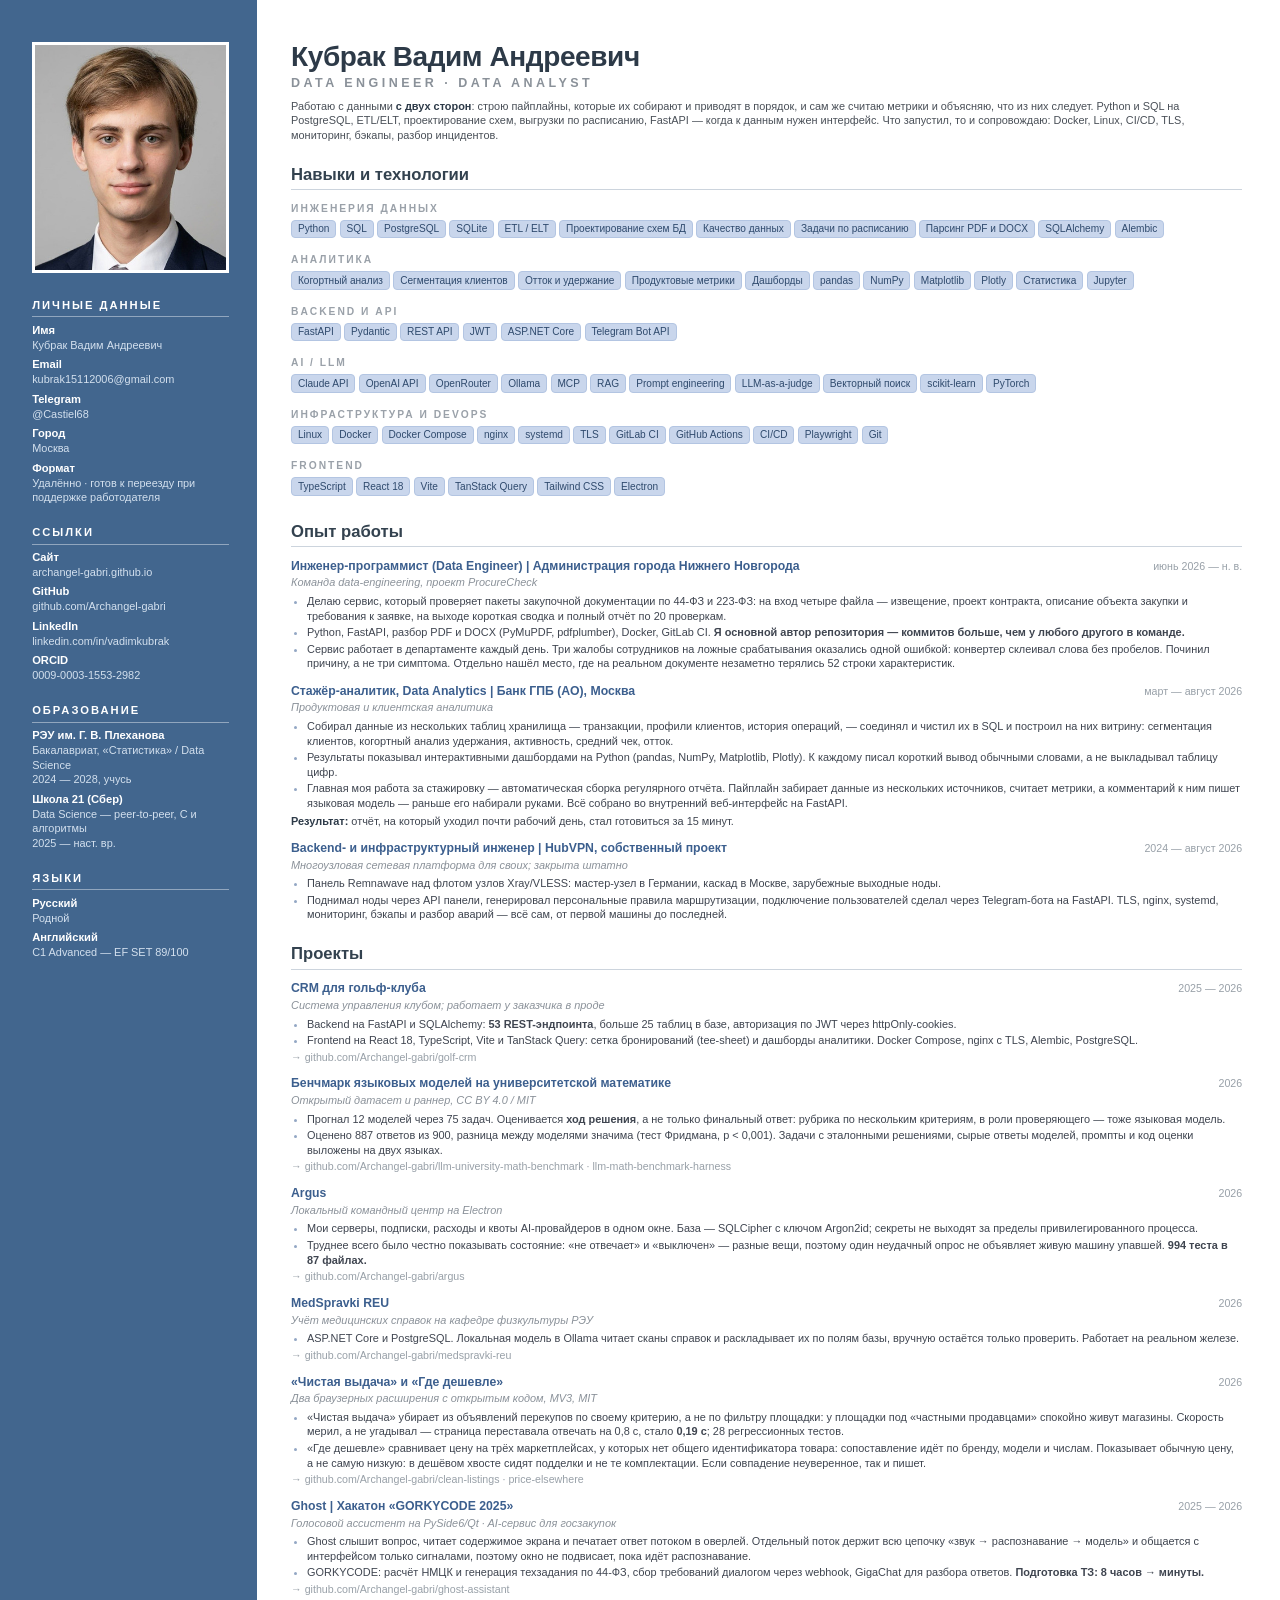
<file: cv-ru.html>
<!doctype html>
<html lang="ru">
<head>
<meta charset="utf-8" />
<title>Кубрак Вадим Андреевич — резюме</title>
<link rel="stylesheet" href="cv.css" />
</head>
<body>

<aside>
  <img class="photo" src="assets/avatar.jpg" alt="" />

  <section>
    <h3>Личные данные</h3>
    <div class="row"><div class="k">Имя</div><div class="v">Кубрак Вадим Андреевич</div></div>
    <div class="row"><div class="k">Email</div><div class="v">kubrak15112006@gmail.com</div></div>
    <div class="row"><div class="k">Telegram</div><div class="v">@Castiel68</div></div>
    <div class="row"><div class="k">Город</div><div class="v">Москва</div></div>
    <div class="row"><div class="k">Формат</div><div class="v">Удалённо · готов к переезду при поддержке работодателя</div></div>
  </section>

  <section>
    <h3>Ссылки</h3>
    <div class="row"><div class="k">Сайт</div><div class="v"><a href="https://archangel-gabri.github.io/">archangel-gabri.github.io</a></div></div>
    <div class="row"><div class="k">GitHub</div><div class="v"><a href="https://github.com/Archangel-gabri">github.com/Archangel-gabri</a></div></div>
    <div class="row"><div class="k">LinkedIn</div><div class="v"><a href="https://www.linkedin.com/in/vadimkubrak/">linkedin.com/in/vadimkubrak</a></div></div>
    <div class="row"><div class="k">ORCID</div><div class="v"><a href="https://orcid.org/0009-0003-1553-2982">0009-0003-1553-2982</a></div></div>
  </section>

  <section>
    <h3>Образование</h3>
    <div class="row">
      <div class="k">РЭУ им. Г. В. Плеханова</div>
      <div class="v">Бакалавриат, «Статистика» / Data Science<br/>2024 — 2028, учусь</div>
    </div>
    <div class="row">
      <div class="k">Школа 21 (Сбер)</div>
      <div class="v">Data Science — peer-to-peer, C и алгоритмы<br/>2025 — наст. вр.</div>
    </div>
  </section>

  <section>
    <h3>Языки</h3>
    <div class="row"><div class="k">Русский</div><div class="v">Родной</div></div>
    <div class="row"><div class="k">Английский</div><div class="v">C1 Advanced —
      <a href="https://cert.efset.org/AUNUCR">EF SET 89/100</a></div></div>
  </section>
</aside>

<main>
  <h1>Кубрак Вадим Андреевич</h1>
  <div class="role">Data Engineer · Data Analyst</div>

  <p class="summary">
    Работаю с данными <b>с двух сторон</b>: строю пайплайны, которые их собирают и приводят
    в порядок, и сам же считаю метрики и объясняю, что из них следует. Python и SQL
    на PostgreSQL, ETL/ELT, проектирование схем, выгрузки по расписанию, FastAPI — когда к данным
    нужен интерфейс. Что запустил, то и сопровождаю: Docker, Linux, CI/CD, TLS, мониторинг,
    бэкапы, разбор инцидентов.
  </p>

  <h2>Навыки и технологии</h2>

  <div class="skillgroup">
    <h4>Инженерия данных</h4>
    <span class="tag">Python</span><span class="tag">SQL</span><span class="tag">PostgreSQL</span><span class="tag">SQLite</span><span class="tag">ETL / ELT</span><span class="tag">Проектирование схем БД</span><span class="tag">Качество данных</span><span class="tag">Задачи по расписанию</span><span class="tag">Парсинг PDF и DOCX</span><span class="tag">SQLAlchemy</span><span class="tag">Alembic</span>
  </div>

  <div class="skillgroup">
    <h4>Аналитика</h4>
    <span class="tag">Когортный анализ</span><span class="tag">Сегментация клиентов</span><span class="tag">Отток и удержание</span><span class="tag">Продуктовые метрики</span><span class="tag">Дашборды</span><span class="tag">pandas</span><span class="tag">NumPy</span><span class="tag">Matplotlib</span><span class="tag">Plotly</span><span class="tag">Статистика</span><span class="tag">Jupyter</span>
  </div>

  <div class="skillgroup">
    <h4>Backend и API</h4>
    <span class="tag">FastAPI</span><span class="tag">Pydantic</span><span class="tag">REST API</span><span class="tag">JWT</span><span class="tag">ASP.NET Core</span><span class="tag">Telegram Bot API</span>
  </div>

  <div class="skillgroup">
    <h4>AI / LLM</h4>
    <span class="tag">Claude API</span><span class="tag">OpenAI API</span><span class="tag">OpenRouter</span><span class="tag">Ollama</span><span class="tag">MCP</span><span class="tag">RAG</span><span class="tag">Prompt engineering</span><span class="tag">LLM-as-a-judge</span><span class="tag">Векторный поиск</span><span class="tag">scikit-learn</span><span class="tag">PyTorch</span>
  </div>

  <div class="skillgroup">
    <h4>Инфраструктура и DevOps</h4>
    <span class="tag">Linux</span><span class="tag">Docker</span><span class="tag">Docker Compose</span><span class="tag">nginx</span><span class="tag">systemd</span><span class="tag">TLS</span><span class="tag">GitLab CI</span><span class="tag">GitHub Actions</span><span class="tag">CI/CD</span><span class="tag">Playwright</span><span class="tag">Git</span>
  </div>

  <div class="skillgroup">
    <h4>Frontend</h4>
    <span class="tag">TypeScript</span><span class="tag">React 18</span><span class="tag">Vite</span><span class="tag">TanStack Query</span><span class="tag">Tailwind CSS</span><span class="tag">Electron</span>
  </div>

  <h2>Опыт работы</h2>

  <div class="entry">
    <div class="ehead">
      <div class="etitle">Инженер-программист (Data&nbsp;Engineer) | Администрация города Нижнего Новгорода</div>
      <div class="when">июнь 2026 — н. в.</div>
    </div>
    <div class="sub">Команда data-engineering, проект ProcureCheck</div>
    <ul>
      <li>Делаю сервис, который проверяет пакеты закупочной документации по 44-ФЗ и 223-ФЗ: на вход
          четыре файла — извещение, проект контракта, описание объекта закупки и требования
          к заявке, на выходе короткая сводка и полный отчёт по 20 проверкам.</li>
      <li>Python, FastAPI, разбор PDF и DOCX (PyMuPDF, pdfplumber), Docker, GitLab CI.
          <b>Я основной автор репозитория — коммитов больше, чем у любого другого в команде.</b></li>
      <li>Сервис работает в департаменте каждый день. Три жалобы сотрудников на ложные срабатывания
          оказались одной ошибкой: конвертер склеивал слова без пробелов. Починил причину,
          а не три симптома. Отдельно нашёл место, где на реальном документе незаметно терялись
          52 строки характеристик.</li>
    </ul>
  </div>

  <div class="entry">
    <div class="ehead">
      <div class="etitle">Стажёр-аналитик, Data Analytics | Банк ГПБ (АО), Москва</div>
      <div class="when">март — август 2026</div>
    </div>
    <div class="sub">Продуктовая и клиентская аналитика</div>
    <ul>
      <li>Собирал данные из нескольких таблиц хранилища — транзакции, профили клиентов, история
          операций, — соединял и чистил их в SQL и построил на них витрину: сегментация клиентов,
          когортный анализ удержания, активность, средний чек, отток.</li>
      <li>Результаты показывал интерактивными дашбордами на Python (pandas, NumPy, Matplotlib,
          Plotly). К каждому писал короткий вывод обычными словами, а не выкладывал таблицу цифр.</li>
      <li>Главная моя работа за стажировку — автоматическая сборка регулярного отчёта. Пайплайн
          забирает данные из нескольких источников, считает метрики, а комментарий к ним пишет
          языковая модель — раньше его набирали руками. Всё собрано во внутренний веб-интерфейс
          на FastAPI.</li>
    </ul>
    <div class="res"><b>Результат:</b> отчёт, на который уходил почти рабочий день, стал готовиться за 15 минут.</div>
  </div>

  <div class="entry">
    <div class="ehead">
      <div class="etitle">Backend- и инфраструктурный инженер | HubVPN, собственный проект</div>
      <div class="when">2024 — август 2026</div>
    </div>
    <div class="sub">Многоузловая сетевая платформа для своих; закрыта штатно</div>
    <ul>
      <li>Панель Remnawave над флотом узлов Xray/VLESS: мастер-узел в Германии, каскад в Москве,
          зарубежные выходные ноды.</li>
      <li>Поднимал ноды через API панели, генерировал персональные правила маршрутизации,
          подключение пользователей сделал через Telegram-бота на FastAPI. TLS, nginx, systemd,
          мониторинг, бэкапы и разбор аварий — всё сам, от первой машины до последней.</li>
    </ul>
  </div>

  <h2>Проекты</h2>

  <div class="entry">
    <div class="ehead">
      <div class="etitle">CRM для гольф-клуба</div>
      <div class="when">2025 — 2026</div>
    </div>
    <div class="sub">Система управления клубом; работает у заказчика в проде</div>
    <ul>
      <li>Backend на FastAPI и SQLAlchemy: <b>53 REST-эндпоинта</b>, больше 25 таблиц в базе,
          авторизация по JWT через httpOnly-cookies.</li>
      <li>Frontend на React 18, TypeScript, Vite и TanStack Query: сетка бронирований (tee-sheet)
          и дашборды аналитики. Docker Compose, nginx с TLS, Alembic, PostgreSQL.</li>
    </ul>
    <div class="links">→ github.com/Archangel-gabri/golf-crm</div>
  </div>

  <div class="entry">
    <div class="ehead">
      <div class="etitle">Бенчмарк языковых моделей на университетской математике</div>
      <div class="when">2026</div>
    </div>
    <div class="sub">Открытый датасет и раннер, CC BY 4.0 / MIT</div>
    <ul>
      <li>Прогнал 12 моделей через 75 задач. Оценивается <b>ход решения</b>, а не только финальный
          ответ: рубрика по нескольким критериям, в роли проверяющего — тоже языковая модель.</li>
      <li>Оценено 887 ответов из 900, разница между моделями значима (тест Фридмана, p &lt; 0,001).
          Задачи с эталонными решениями, сырые ответы моделей, промпты и код оценки выложены
          на двух языках.</li>
    </ul>
    <div class="links">→ github.com/Archangel-gabri/llm-university-math-benchmark · llm-math-benchmark-harness</div>
  </div>

  <div class="entry">
    <div class="ehead">
      <div class="etitle">Argus</div>
      <div class="when">2026</div>
    </div>
    <div class="sub">Локальный командный центр на Electron</div>
    <ul>
      <li>Мои серверы, подписки, расходы и квоты AI-провайдеров в одном окне. База — SQLCipher
          с ключом Argon2id; секреты не выходят за пределы привилегированного процесса.</li>
      <li>Труднее всего было честно показывать состояние: «не отвечает» и «выключен» — разные вещи,
          поэтому один неудачный опрос не объявляет живую машину упавшей.
          <b>994 теста в 87 файлах.</b></li>
    </ul>
    <div class="links">→ github.com/Archangel-gabri/argus</div>
  </div>

  <div class="entry">
    <div class="ehead">
      <div class="etitle">MedSpravki REU</div>
      <div class="when">2026</div>
    </div>
    <div class="sub">Учёт медицинских справок на кафедре физкультуры РЭУ</div>
    <ul>
      <li>ASP.NET Core и PostgreSQL. Локальная модель в Ollama читает сканы справок и раскладывает
          их по полям базы, вручную остаётся только проверить. Работает на реальном железе.</li>
    </ul>
    <div class="links">→ github.com/Archangel-gabri/medspravki-reu</div>
  </div>

  <div class="entry">
    <div class="ehead">
      <div class="etitle">«Чистая выдача» и «Где дешевле»</div>
      <div class="when">2026</div>
    </div>
    <div class="sub">Два браузерных расширения с открытым кодом, MV3, MIT</div>
    <ul>
      <li>«Чистая выдача» убирает из объявлений перекупов по своему критерию, а не по фильтру
          площадки: у площадки под «частными продавцами» спокойно живут магазины. Скорость мерил,
          а не угадывал — страница переставала отвечать на 0,8 с, стало
          <b>0,19 с</b>; 28 регрессионных тестов.</li>
      <li>«Где дешевле» сравнивает цену на трёх маркетплейсах, у которых нет общего идентификатора
          товара: сопоставление идёт по бренду, модели и числам. Показывает обычную цену, а не самую
          низкую: в дешёвом хвосте сидят подделки и не те комплектации. Если совпадение
          неуверенное, так и пишет.</li>
    </ul>
    <div class="links">→ github.com/Archangel-gabri/clean-listings · price-elsewhere</div>
  </div>

  <div class="entry">
    <div class="ehead">
      <div class="etitle">Ghost | Хакатон «GORKYCODE 2025»</div>
      <div class="when">2025 — 2026</div>
    </div>
    <div class="sub">Голосовой ассистент на PySide6/Qt · AI-сервис для госзакупок</div>
    <ul>
      <li>Ghost слышит вопрос, читает содержимое экрана и печатает ответ потоком в оверлей.
          Отдельный поток держит всю цепочку «звук → распознавание → модель» и общается
          с интерфейсом только сигналами, поэтому окно не подвисает, пока идёт распознавание.</li>
      <li>GORKYCODE: расчёт НМЦК и генерация техзадания по 44-ФЗ, сбор требований диалогом через
          webhook, GigaChat для разбора ответов. <b>Подготовка ТЗ: 8 часов → минуты.</b></li>
    </ul>
    <div class="links">→ github.com/Archangel-gabri/ghost-assistant</div>
  </div>
</main>

</body>
</html>
</file>
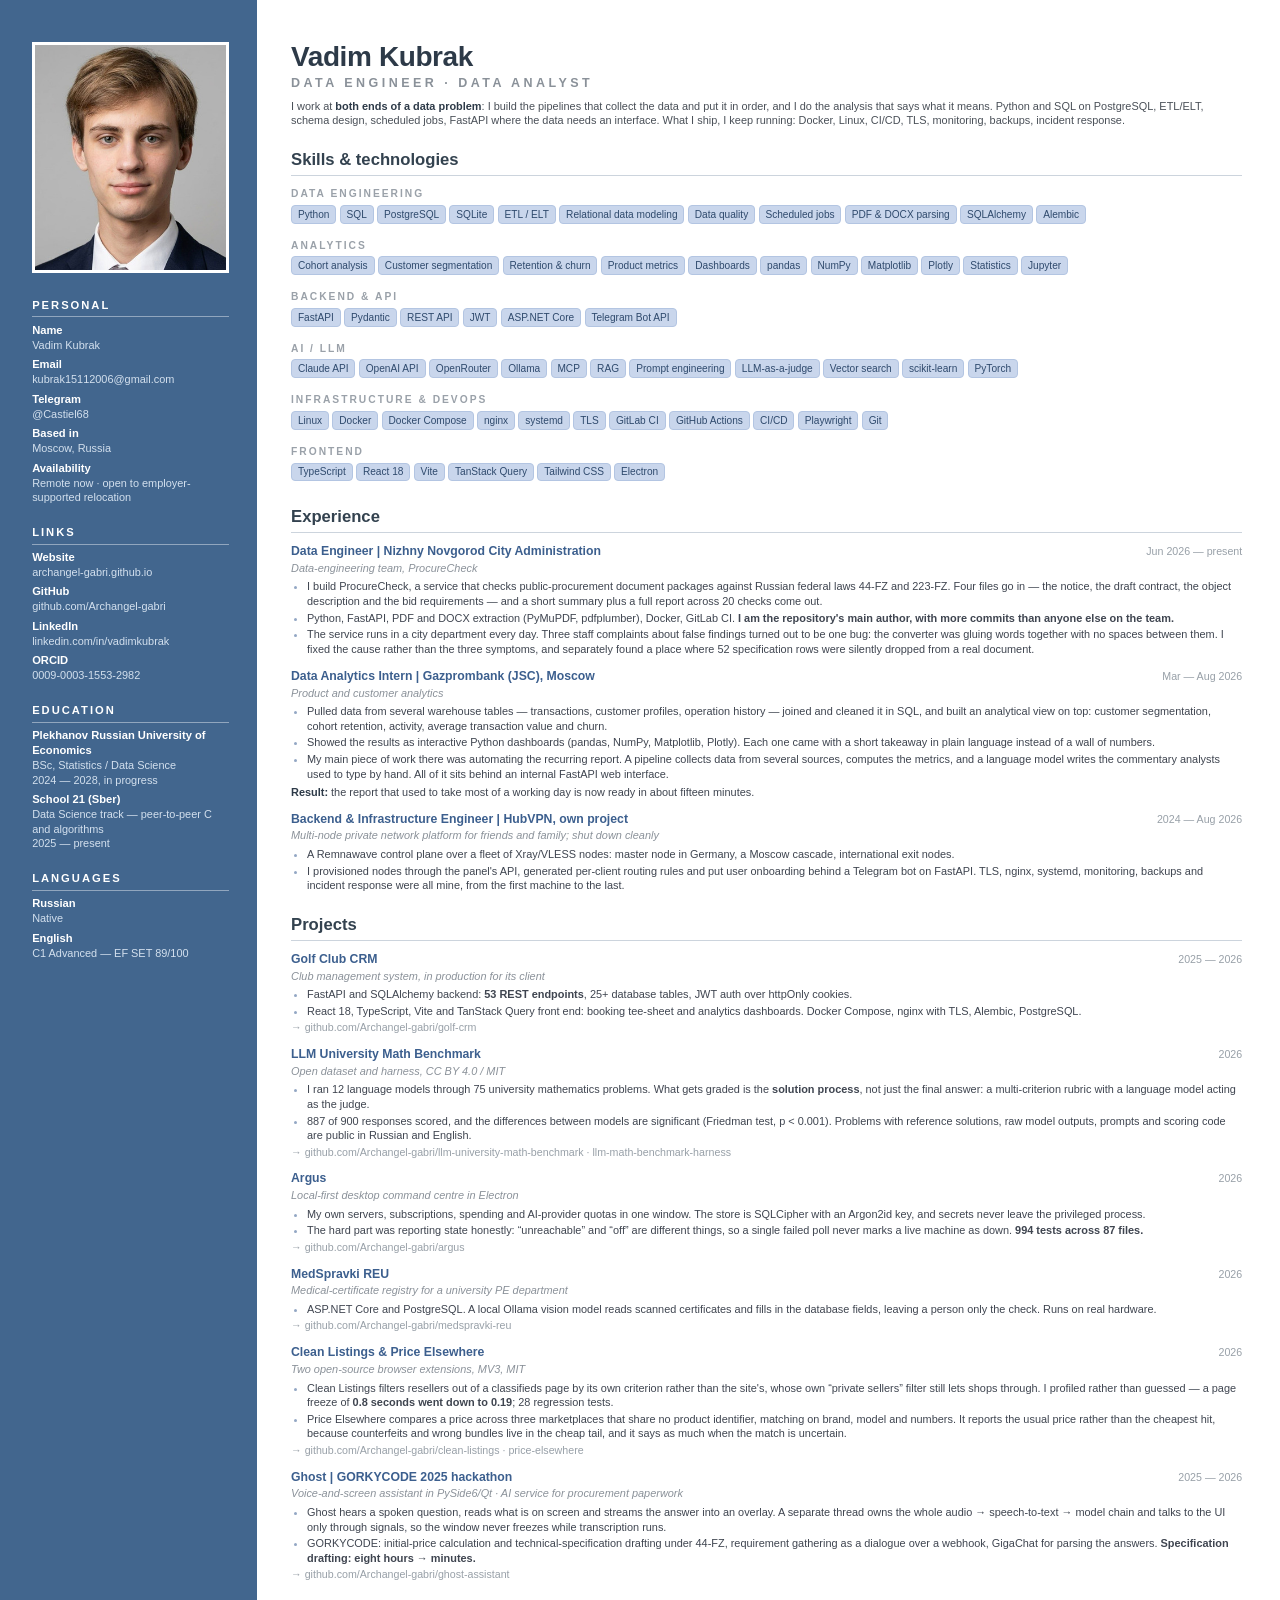
<file: cv.html>
<!doctype html>
<html lang="en">
<head>
<meta charset="utf-8" />
<title>Vadim Kubrak — CV</title>
<link rel="stylesheet" href="cv.css" />
</head>
<body>

<aside>
  <img class="photo" src="assets/avatar.jpg" alt="" />

  <section>
    <h3>Personal</h3>
    <div class="row"><div class="k">Name</div><div class="v">Vadim Kubrak</div></div>
    <div class="row"><div class="k">Email</div><div class="v">kubrak15112006@gmail.com</div></div>
    <div class="row"><div class="k">Telegram</div><div class="v">@Castiel68</div></div>
    <div class="row"><div class="k">Based in</div><div class="v">Moscow, Russia</div></div>
    <div class="row"><div class="k">Availability</div><div class="v">Remote now · open to employer-supported relocation</div></div>
  </section>

  <section>
    <h3>Links</h3>
    <div class="row"><div class="k">Website</div><div class="v"><a href="https://archangel-gabri.github.io/">archangel-gabri.github.io</a></div></div>
    <div class="row"><div class="k">GitHub</div><div class="v"><a href="https://github.com/Archangel-gabri">github.com/Archangel-gabri</a></div></div>
    <div class="row"><div class="k">LinkedIn</div><div class="v"><a href="https://www.linkedin.com/in/vadimkubrak/">linkedin.com/in/vadimkubrak</a></div></div>
    <div class="row"><div class="k">ORCID</div><div class="v"><a href="https://orcid.org/0009-0003-1553-2982">0009-0003-1553-2982</a></div></div>
  </section>

  <section>
    <h3>Education</h3>
    <div class="row">
      <div class="k">Plekhanov Russian University of Economics</div>
      <div class="v">BSc, Statistics / Data Science<br/>2024 — 2028, in progress</div>
    </div>
    <div class="row">
      <div class="k">School 21 (Sber)</div>
      <div class="v">Data Science track — peer-to-peer C and algorithms<br/>2025 — present</div>
    </div>
  </section>

  <section>
    <h3>Languages</h3>
    <div class="row"><div class="k">Russian</div><div class="v">Native</div></div>
    <div class="row"><div class="k">English</div><div class="v">C1 Advanced —
      <a href="https://cert.efset.org/AUNUCR">EF SET 89/100</a></div></div>
  </section>
</aside>

<main>
  <h1>Vadim Kubrak</h1>
  <div class="role">Data Engineer · Data Analyst</div>

  <p class="summary">
    I work at <b>both ends of a data problem</b>: I build the pipelines that collect the data and put
    it in order, and I do the analysis that says what it means. Python and SQL on PostgreSQL, ETL/ELT,
    schema design, scheduled jobs, FastAPI where the data needs an interface. What I ship, I keep
    running: Docker, Linux, CI/CD, TLS, monitoring, backups, incident response.
  </p>

  <h2>Skills &amp; technologies</h2>

  <div class="skillgroup">
    <h4>Data engineering</h4>
    <span class="tag">Python</span><span class="tag">SQL</span><span class="tag">PostgreSQL</span><span class="tag">SQLite</span><span class="tag">ETL / ELT</span><span class="tag">Relational data modeling</span><span class="tag">Data quality</span><span class="tag">Scheduled jobs</span><span class="tag">PDF &amp; DOCX parsing</span><span class="tag">SQLAlchemy</span><span class="tag">Alembic</span>
  </div>

  <div class="skillgroup">
    <h4>Analytics</h4>
    <span class="tag">Cohort analysis</span><span class="tag">Customer segmentation</span><span class="tag">Retention &amp; churn</span><span class="tag">Product metrics</span><span class="tag">Dashboards</span><span class="tag">pandas</span><span class="tag">NumPy</span><span class="tag">Matplotlib</span><span class="tag">Plotly</span><span class="tag">Statistics</span><span class="tag">Jupyter</span>
  </div>

  <div class="skillgroup">
    <h4>Backend &amp; API</h4>
    <span class="tag">FastAPI</span><span class="tag">Pydantic</span><span class="tag">REST API</span><span class="tag">JWT</span><span class="tag">ASP.NET Core</span><span class="tag">Telegram Bot API</span>
  </div>

  <div class="skillgroup">
    <h4>AI / LLM</h4>
    <span class="tag">Claude API</span><span class="tag">OpenAI API</span><span class="tag">OpenRouter</span><span class="tag">Ollama</span><span class="tag">MCP</span><span class="tag">RAG</span><span class="tag">Prompt engineering</span><span class="tag">LLM-as-a-judge</span><span class="tag">Vector search</span><span class="tag">scikit-learn</span><span class="tag">PyTorch</span>
  </div>

  <div class="skillgroup">
    <h4>Infrastructure &amp; DevOps</h4>
    <span class="tag">Linux</span><span class="tag">Docker</span><span class="tag">Docker Compose</span><span class="tag">nginx</span><span class="tag">systemd</span><span class="tag">TLS</span><span class="tag">GitLab CI</span><span class="tag">GitHub Actions</span><span class="tag">CI/CD</span><span class="tag">Playwright</span><span class="tag">Git</span>
  </div>

  <div class="skillgroup">
    <h4>Frontend</h4>
    <span class="tag">TypeScript</span><span class="tag">React 18</span><span class="tag">Vite</span><span class="tag">TanStack Query</span><span class="tag">Tailwind CSS</span><span class="tag">Electron</span>
  </div>

  <h2>Experience</h2>

  <div class="entry">
    <div class="ehead">
      <div class="etitle">Data Engineer | Nizhny Novgorod City Administration</div>
      <div class="when">Jun 2026 — present</div>
    </div>
    <div class="sub">Data-engineering team, ProcureCheck</div>
    <ul>
      <li>I build ProcureCheck, a service that checks public-procurement document packages against
          Russian federal laws 44-FZ and 223-FZ. Four files go in — the notice, the draft contract,
          the object description and the bid requirements — and a short summary plus a full report
          across 20 checks come out.</li>
      <li>Python, FastAPI, PDF and DOCX extraction (PyMuPDF, pdfplumber), Docker, GitLab CI.
          <b>I am the repository's main author, with more commits than anyone else on the team.</b></li>
      <li>The service runs in a city department every day. Three staff complaints about false findings
          turned out to be one bug: the converter was gluing words together with no spaces between
          them. I fixed the cause rather than the three symptoms, and separately found a place where
          52 specification rows were silently dropped from a real document.</li>
    </ul>
  </div>

  <div class="entry">
    <div class="ehead">
      <div class="etitle">Data Analytics Intern | Gazprombank (JSC), Moscow</div>
      <div class="when">Mar — Aug 2026</div>
    </div>
    <div class="sub">Product and customer analytics</div>
    <ul>
      <li>Pulled data from several warehouse tables — transactions, customer profiles, operation
          history — joined and cleaned it in SQL, and built an analytical view on top: customer
          segmentation, cohort retention, activity, average transaction value and churn.</li>
      <li>Showed the results as interactive Python dashboards (pandas, NumPy, Matplotlib, Plotly).
          Each one came with a short takeaway in plain language instead of a wall of numbers.</li>
      <li>My main piece of work there was automating the recurring report. A pipeline collects data
          from several sources, computes the metrics, and a language model writes the commentary
          analysts used to type by hand. All of it sits behind an internal FastAPI web interface.</li>
    </ul>
    <div class="res"><b>Result:</b> the report that used to take most of a working day is now ready in about fifteen minutes.</div>
  </div>

  <div class="entry">
    <div class="ehead">
      <div class="etitle">Backend &amp; Infrastructure Engineer | HubVPN, own project</div>
      <div class="when">2024 — Aug 2026</div>
    </div>
    <div class="sub">Multi-node private network platform for friends and family; shut down cleanly</div>
    <ul>
      <li>A Remnawave control plane over a fleet of Xray/VLESS nodes: master node in Germany, a Moscow
          cascade, international exit nodes.</li>
      <li>I provisioned nodes through the panel's API, generated per-client routing rules and put user
          onboarding behind a Telegram bot on FastAPI. TLS, nginx, systemd, monitoring, backups and
          incident response were all mine, from the first machine to the last.</li>
    </ul>
  </div>

  <h2>Projects</h2>

  <div class="entry">
    <div class="ehead">
      <div class="etitle">Golf Club CRM</div>
      <div class="when">2025 — 2026</div>
    </div>
    <div class="sub">Club management system, in production for its client</div>
    <ul>
      <li>FastAPI and SQLAlchemy backend: <b>53 REST endpoints</b>, 25+ database tables, JWT auth over
          httpOnly cookies.</li>
      <li>React 18, TypeScript, Vite and TanStack Query front end: booking tee-sheet and analytics
          dashboards. Docker Compose, nginx with TLS, Alembic, PostgreSQL.</li>
    </ul>
    <div class="links">→ github.com/Archangel-gabri/golf-crm</div>
  </div>

  <div class="entry">
    <div class="ehead">
      <div class="etitle">LLM University Math Benchmark</div>
      <div class="when">2026</div>
    </div>
    <div class="sub">Open dataset and harness, CC BY 4.0 / MIT</div>
    <ul>
      <li>I ran 12 language models through 75 university mathematics problems. What gets graded is the
          <b>solution process</b>, not just the final answer: a multi-criterion rubric with a language
          model acting as the judge.</li>
      <li>887 of 900 responses scored, and the differences between models are significant (Friedman
          test, p &lt; 0.001). Problems with reference solutions, raw model outputs, prompts and
          scoring code are public in Russian and English.</li>
    </ul>
    <div class="links">→ github.com/Archangel-gabri/llm-university-math-benchmark · llm-math-benchmark-harness</div>
  </div>

  <div class="entry">
    <div class="ehead">
      <div class="etitle">Argus</div>
      <div class="when">2026</div>
    </div>
    <div class="sub">Local-first desktop command centre in Electron</div>
    <ul>
      <li>My own servers, subscriptions, spending and AI-provider quotas in one window. The store is
          SQLCipher with an Argon2id key, and secrets never leave the privileged process.</li>
      <li>The hard part was reporting state honestly: “unreachable” and “off” are different things,
          so a single failed poll never marks a live machine as down.
          <b>994 tests across 87 files.</b></li>
    </ul>
    <div class="links">→ github.com/Archangel-gabri/argus</div>
  </div>

  <div class="entry">
    <div class="ehead">
      <div class="etitle">MedSpravki REU</div>
      <div class="when">2026</div>
    </div>
    <div class="sub">Medical-certificate registry for a university PE department</div>
    <ul>
      <li>ASP.NET Core and PostgreSQL. A local Ollama vision model reads scanned certificates and
          fills in the database fields, leaving a person only the check. Runs on real hardware.</li>
    </ul>
    <div class="links">→ github.com/Archangel-gabri/medspravki-reu</div>
  </div>

  <div class="entry">
    <div class="ehead">
      <div class="etitle">Clean Listings &amp; Price Elsewhere</div>
      <div class="when">2026</div>
    </div>
    <div class="sub">Two open-source browser extensions, MV3, MIT</div>
    <ul>
      <li>Clean Listings filters resellers out of a classifieds page by its own criterion rather than
          the site's, whose own “private sellers” filter still lets shops through.
          I profiled rather than guessed — a page freeze of <b>0.8 seconds went down to 0.19</b>;
          28 regression tests.</li>
      <li>Price Elsewhere compares a price across three marketplaces that share no product identifier,
          matching on brand, model and numbers. It reports the usual price rather than the cheapest
          hit, because counterfeits and wrong bundles live in the cheap tail, and it says as much when
          the match is uncertain.</li>
    </ul>
    <div class="links">→ github.com/Archangel-gabri/clean-listings · price-elsewhere</div>
  </div>

  <div class="entry">
    <div class="ehead">
      <div class="etitle">Ghost | GORKYCODE 2025 hackathon</div>
      <div class="when">2025 — 2026</div>
    </div>
    <div class="sub">Voice-and-screen assistant in PySide6/Qt · AI service for procurement paperwork</div>
    <ul>
      <li>Ghost hears a spoken question, reads what is on screen and streams the answer into an
          overlay. A separate thread owns the whole audio → speech-to-text → model chain and talks to
          the UI only through signals, so the window never freezes while transcription runs.</li>
      <li>GORKYCODE: initial-price calculation and technical-specification drafting under 44-FZ,
          requirement gathering as a dialogue over a webhook, GigaChat for parsing the answers.
          <b>Specification drafting: eight hours → minutes.</b></li>
    </ul>
    <div class="links">→ github.com/Archangel-gabri/ghost-assistant</div>
  </div>
</main>

</body>
</html>
</file>
<file: cv.css>
/* Печатное резюме — ОДИН стиль на обе языковые версии.
   Подключается из cv.html и cv-ru.html; PDF собирается через Page.printToPDF
   (tools/scripts/build-cv.py).

   Макет восстановлен по резюме владельца от 16.06.2026 (оно устарело по фактам,
   но его оформление он выбрал сам и просил вернуть): синяя боковая панель на
   треть ширины с портретом и контактами, справа — имя, роль вразрядку, чипы
   навыков по группам, записи опыта с синим заголовком и датой у правого края.
   Цвета сняты пипеткой с того PDF, а не подобраны на глаз:
   панель #42668E, чипы #C9D6EC, заголовки записей #3C5F8E, имя #2D3A48.

   Почему стиль отдельным файлом: до 28.08.2026 он лежал копией в каждом
   шаблоне, и русская версия оказалась на 0,2pt мельче английской — копия
   неизбежно расходится.

   Полоса панели тянется на обе страницы через фон body: Chrome красит им
   канву каждой страницы. Поэтому @page margin:0, а поля заданы внутри. */

@page { size: A4; margin: 0; }

*{box-sizing:border-box; margin:0; padding:0}

body{
  font-family:"Inter","Helvetica Neue",Arial,sans-serif;
  font-size:8.2pt; line-height:1.34; color:#3f4550; background:#fff;
  background-image:linear-gradient(to right, #42668E 0 68mm, #fff 68mm);
}
a{color:#3C5F8E; text-decoration:none}

/* ─────────────── боковая панель ─────────────── */

aside{
  width:68mm; float:left; padding:11mm 7.5mm 8mm 8.5mm; color:#dfe8f2;
}
aside .photo{
  width:100%; aspect-ratio:1/1.18; object-fit:cover; object-position:50% 22%;
  border:3px solid #fff; display:block; margin-bottom:6.5mm;
}
aside h3{
  font-size:8.4pt; font-weight:700; letter-spacing:1.5pt; text-transform:uppercase;
  color:#fff; border-bottom:1px solid rgba(255,255,255,.42);
  padding-bottom:2.5pt; margin:0 0 4pt;
}
aside section{margin-bottom:5.4mm}
aside section:last-child{margin-bottom:0}
aside .row{margin-bottom:3.6pt}
aside .row:last-child{margin-bottom:0}
aside .k{font-weight:700; color:#fff; font-size:8.4pt}
aside .v{color:#d3e0ee; word-break:break-word}
aside a{color:#d3e0ee}

/* ─────────────── правая колонка ─────────────── */

main{margin-left:68mm; padding:11mm 10mm 8mm 9mm}

h1{
  font-size:21pt; font-weight:700; letter-spacing:-.3pt; line-height:1.06;
  color:#2D3A48;
}
.role{
  margin-top:3pt; font-size:9.4pt; font-weight:600; letter-spacing:2.6pt;
  text-transform:uppercase; color:#8A9199;
}
.summary{margin-top:5pt; color:#4a5058}
.summary b{color:#2D3A48}

h2{
  font-size:12.5pt; font-weight:700; color:#33424F;
  border-bottom:1px solid #ccd4dd; padding-bottom:2.5pt; margin:5.6mm 0 3mm;
}

/* чипы навыков */
.skillgroup{margin-bottom:3mm}
.skillgroup:last-child{margin-bottom:0}
.skillgroup h4{
  font-size:7.7pt; font-weight:600; letter-spacing:1.5pt; text-transform:uppercase;
  color:#9aa1a9; margin-bottom:3pt;
}
.tag{
  display:inline-block; background:#C9D6EC; border:1px solid #b3c5e2; border-radius:3pt;
  color:#2f4a6d; font-size:7.6pt; line-height:1.1; padding:2.1pt 4.4pt;
  margin:0 2.6pt 2.8pt 0; white-space:nowrap;
}

/* записи опыта и проектов */
.entry{margin-bottom:3.3mm; break-inside:avoid}
.entry:last-child{margin-bottom:0}
.ehead{display:flex; justify-content:space-between; align-items:baseline; gap:8pt}
.etitle{font-size:9.2pt; font-weight:700; color:#3C5F8E; line-height:1.25}
.when{font-size:8pt; color:#98a0a8; white-space:nowrap; flex:none}
.sub{font-style:italic; color:#8a9199; margin-top:1pt}
.entry ul{margin:3pt 0 0 12pt}
.entry li{margin-bottom:1.4pt}
.entry li::marker{color:#93a7c4}
.res{margin-top:2.5pt}
.res b{color:#2D3A48}
.links{color:#98a0a8; font-size:8pt}
</file>
